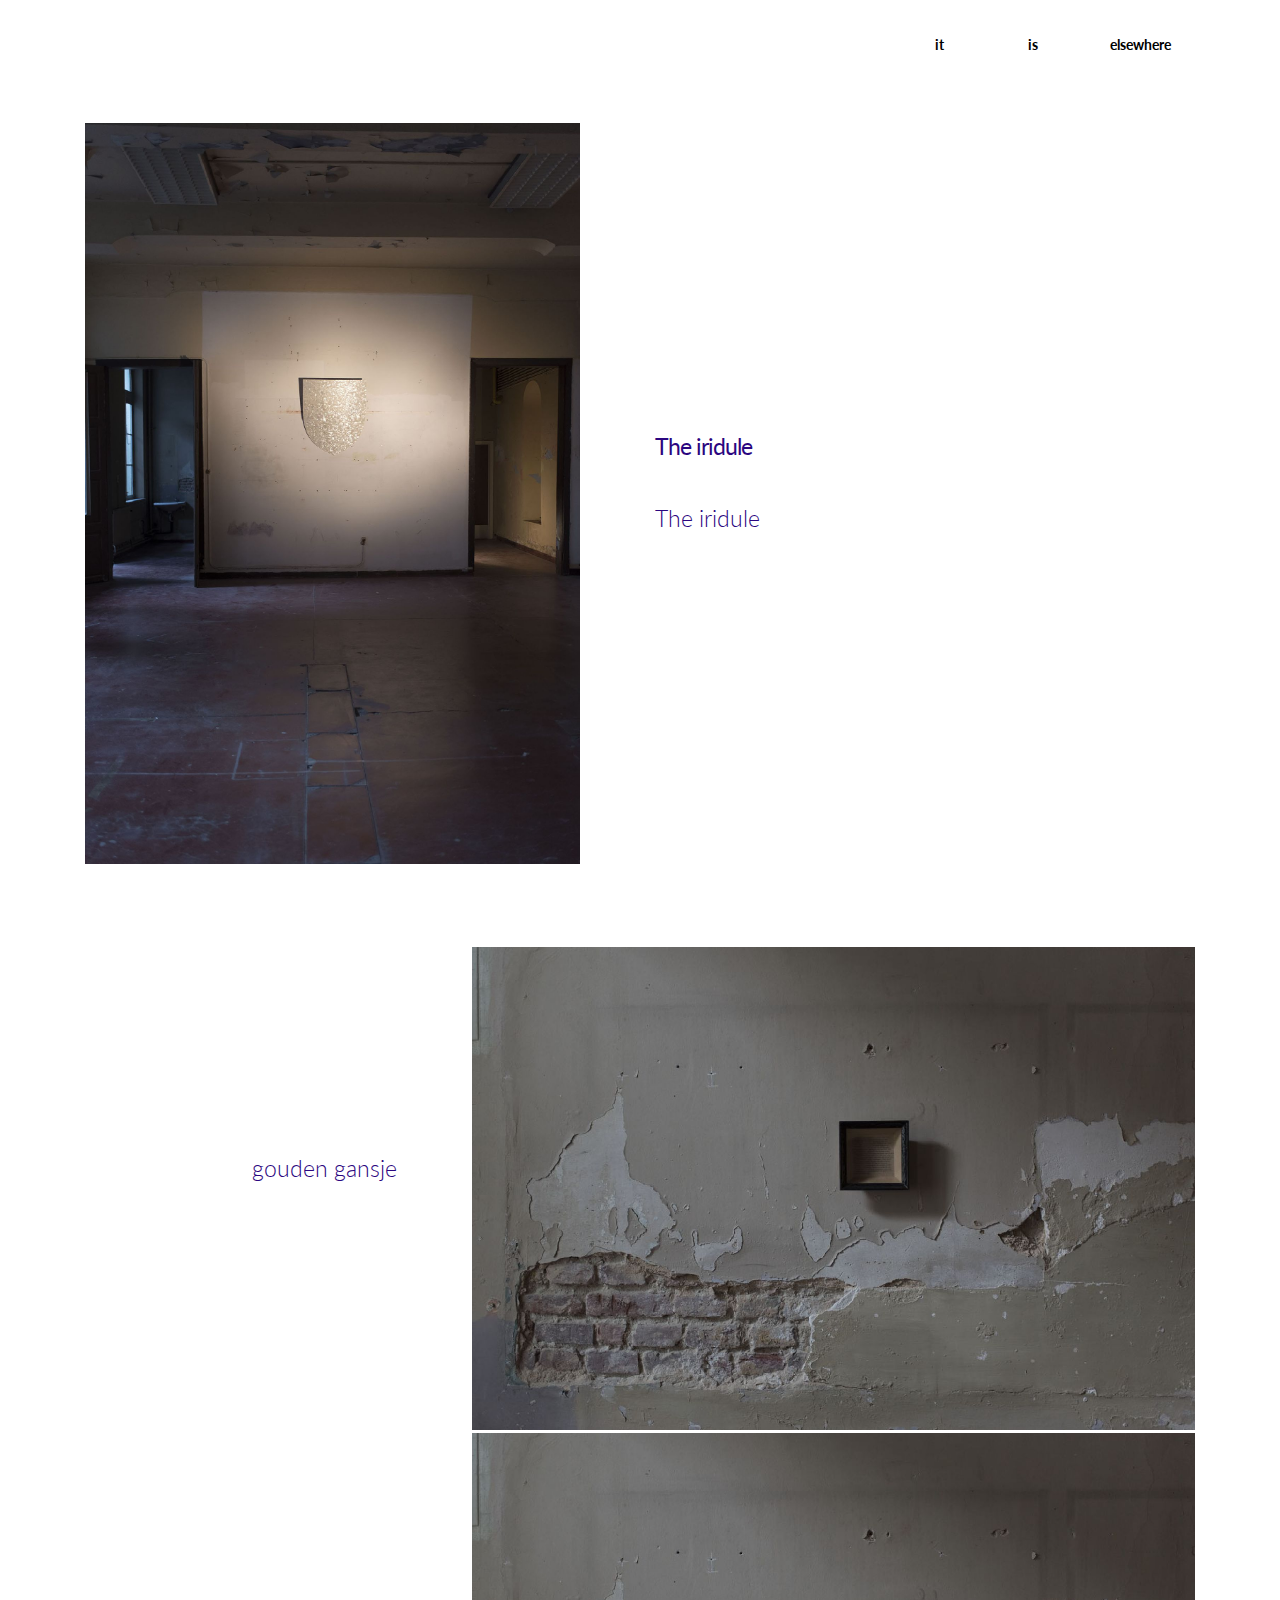
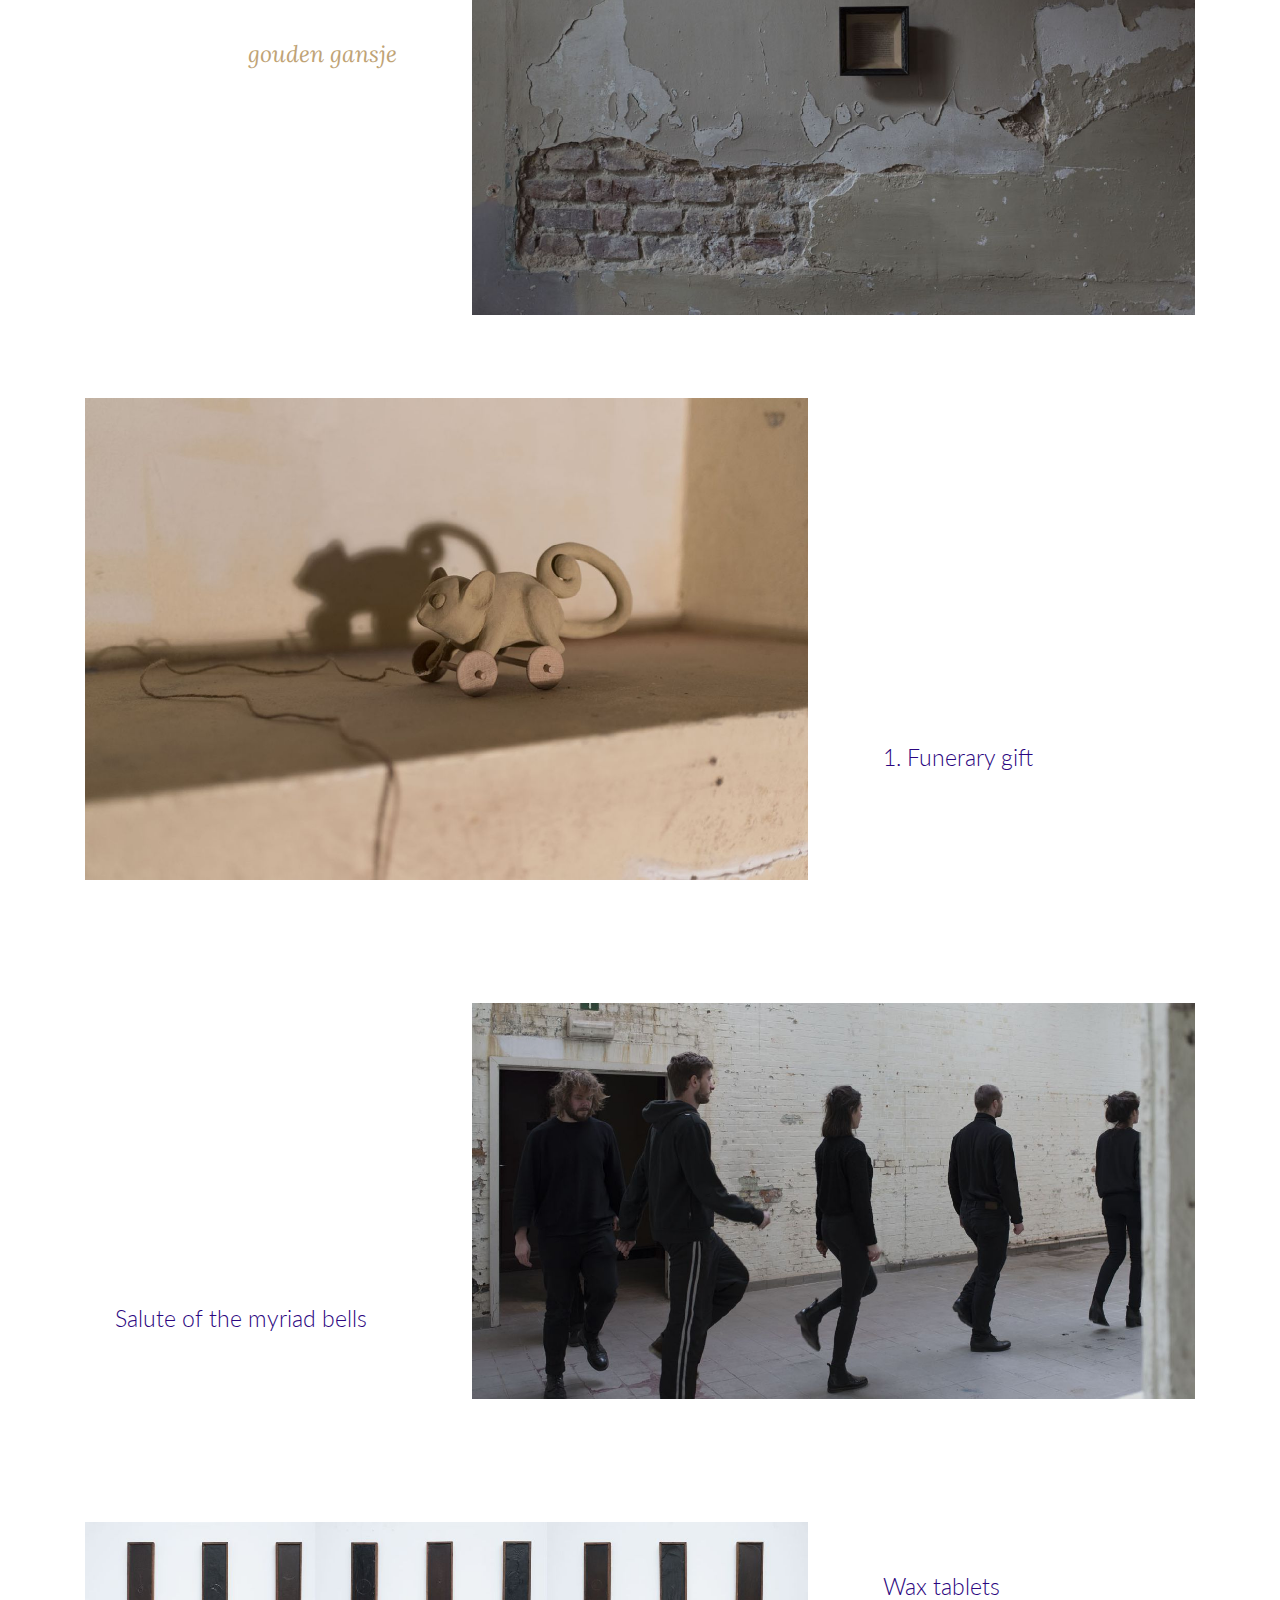
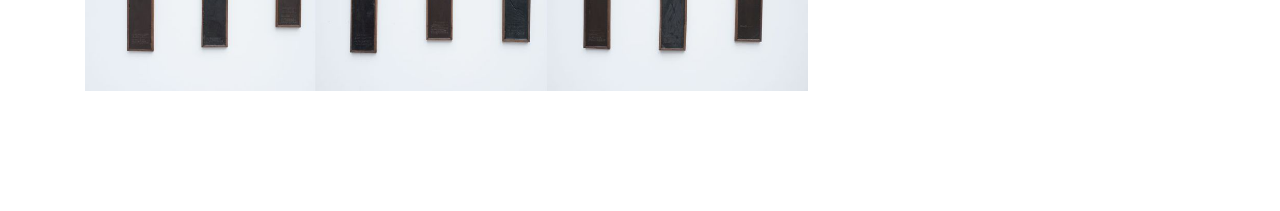
<file: index.html>
<!DOCTYPE html>
<html>
<head>
  <!-- Site made with Mobirise Website Builder v3.12.1, https://mobirise.com -->
  <meta charset="UTF-8">
  <meta http-equiv="X-UA-Compatible" content="IE=edge">
  <meta name="generator" content="Mobirise v3.12.1, mobirise.com">
  <meta name="viewport" content="width=device-width, initial-scale=1">
  <link rel="shortcut icon" href="assets/images/logo.png" type="image/x-icon">
  <meta name="description" content="">
  
  <link rel="stylesheet" href="https://fonts.googleapis.com/css?family=Lora:400,700,400italic,700italic&amp;subset=latin">
  <link rel="stylesheet" href="https://fonts.googleapis.com/css?family=Montserrat:400,700">
  <link rel="stylesheet" href="https://fonts.googleapis.com/css?family=Raleway:100,100i,200,200i,300,300i,400,400i,500,500i,600,600i,700,700i,800,800i,900,900i">
  <link rel="stylesheet" href="assets/bootstrap-material-design-font/css/material.css">
  <link rel="stylesheet" href="assets/tether/tether.min.css">
  <link rel="stylesheet" href="assets/bootstrap/css/bootstrap.min.css">
  <link rel="stylesheet" href="assets/dropdown/css/style.css">
  <link rel="stylesheet" href="assets/theme/css/style.css">
  <link rel="stylesheet" href="assets/mobirise/css/mbr-additional.css" type="text/css">
  
  
  
</head>
<body>
<section id="menu-9">

    <nav class="navbar navbar-dropdown bg-color transparent">
        <div class="container">

            <div class="mbr-table">
                
                <div class="mbr-table-cell">

                    <button class="navbar-toggler pull-xs-right hidden-md-up" type="button" data-toggle="collapse" data-target="#exCollapsingNavbar">
                        <div class="hamburger-icon"></div>
                    </button>

                    <ul class="nav-dropdown collapse pull-xs-right nav navbar-nav navbar-toggleable-sm" id="exCollapsingNavbar"><li class="nav-item dropdown"><a class="nav-link link" href="index" aria-expanded="false"><p>it</p></a></li><li class="nav-item"><a class="nav-link link" href="https://mobirise.com/" aria-expanded="false"><p>&nbsp;&nbsp;&nbsp;&nbsp;&nbsp;&nbsp;&nbsp;&nbsp;&nbsp;&nbsp;&nbsp;&nbsp;is</p></a></li><li class="nav-item"><a class="nav-link link" href="https://mobirise.com/" aria-expanded="false"><p>&nbsp;&nbsp;&nbsp;&nbsp;&nbsp;&nbsp;&nbsp;&nbsp;elsewhere</p></a></li></ul>
                    <button hidden="" class="navbar-toggler navbar-close" type="button" data-toggle="collapse" data-target="#exCollapsingNavbar">
                        <div class="close-icon"></div>
                    </button>

                </div>
            </div>

        </div>
    </nav>

</section>

<section class="engine"><a rel="external" href="https://mobirise.com">Mobirise Website Builder</a></section><section class="mbr-section mbr-after-navbar" id="msg-box5-0" style="background-color: rgb(255, 255, 255); padding-top: 120px; padding-bottom: 0px;">

    
    <div class="container">
        <div class="row">
            <div class="mbr-table-md-up">

              <div class="mbr-table-cell mbr-right-padding-md-up mbr-valign-top col-md-7 image-size" style="width: 50%;">
                  <div class="mbr-figure"><a href="the iridule"><img src="assets/images/1-1400x2097.jpg"></a></div>
              </div>

              


              <div class="mbr-table-cell col-md-5 text-xs-center text-md-left content-size">
                  <h3 class="mbr-section-title display-2"><span style="font-weight: normal;">The iridule</span></h3>
                  <div class="lead">

                    <p></p><p><span style="line-height: 1.5;">The iridule</span></p><p></p>

                  </div>

                  
              </div>


              

            </div>
        </div>
    </div>

</section>

<section class="mbr-section" id="msg-box5-l" style="background-color: rgb(255, 255, 255); padding-top: 80px; padding-bottom: 0px;">

    
    <div class="container">
        <div class="row">
            <div class="mbr-table-md-up">

              

              <div class="mbr-table-cell col-md-5 text-xs-center text-md-right content-size">
                  
                  <div class="lead">

                    <p>gouden gansje</p>

                  </div>

                  
              </div>


              


              <div class="mbr-table-cell mbr-left-padding-md-up mbr-valign-top col-md-7 image-size" style="width: 70%;">
                  <div class="mbr-figure"><img src="assets/images/3-1400x934.jpg"></div>
              </div>

            </div>
        </div>
    </div>

</section>

<section class="mbr-section" id="msg-box5-p" style="background-color: rgb(255, 255, 255); padding-top: 0px; padding-bottom: 0px;">

    
    <div class="container">
        <div class="row">
            <div class="mbr-table-md-up">

              

              <div class="mbr-table-cell col-md-5 text-xs-center text-md-right content-size">
                  
                  <div class="lead">

                    <p><a href="chamber 1">gouden gansje</a></p>

                  </div>

                  
              </div>


              


              <div class="mbr-table-cell mbr-left-padding-md-up mbr-valign-top col-md-7 image-size" style="width: 70%;">
                  <div class="mbr-figure"><img src="assets/images/3-1400x934.jpg"></div>
              </div>

            </div>
        </div>
    </div>

</section>

<section class="mbr-section" id="msg-box5-i" style="background-color: rgb(255, 255, 255); padding-top: 80px; padding-bottom: 0px;">

    
    <div class="container">
        <div class="row">
            <div class="mbr-table-md-up">

              <div class="mbr-table-cell mbr-right-padding-md-up mbr-valign-top col-md-7 image-size" style="width: 70%;">
                  <div class="mbr-figure"><a href="chamber 2"><img src="assets/images/7-1400x933.jpg"></a></div>
              </div>

              


              <div class="mbr-table-cell col-md-5 text-xs-center text-md-left content-size">
                  
                  <div class="lead">

                    <p><span style="line-height: 1.5;"><br></span><br><span style="line-height: 1.5;"><br></span><br><span style="line-height: 1.5;"><br></span><br><span style="line-height: 1.5;"><br></span><br><span style="line-height: 1.5;">1. Funerary gift</span><br></p>

                  </div>

                  
              </div>


              

            </div>
        </div>
    </div>

</section>

<section class="mbr-section" id="msg-box5-j" style="background-color: rgb(255, 255, 255); padding-top: 120px; padding-bottom: 0px;">

    
    <div class="container">
        <div class="row">
            <div class="mbr-table-md-up">

              

              <div class="mbr-table-cell col-md-5 text-xs-center text-md-right content-size">
                  
                  <div class="lead">

                    <p><br><br><br><br><br><br><br><br>Salute of the myriad bells</p>

                  </div>

                  
              </div>


              


              <div class="mbr-table-cell mbr-left-padding-md-up mbr-valign-top col-md-7 image-size" style="width: 70%;">
                  <div class="mbr-figure"><a href="performance"><img src="assets/images/8-1400x766.jpg"></a></div>
              </div>

            </div>
        </div>
    </div>

</section>

<section class="mbr-section" id="msg-box5-k" style="background-color: rgb(255, 255, 255); padding-top: 120px; padding-bottom: 120px;">

    
    <div class="container">
        <div class="row">
            <div class="mbr-table-md-up">

              <div class="mbr-table-cell mbr-right-padding-md-up mbr-valign-top col-md-7 image-size" style="width: 70%;">
                  <div class="mbr-figure"><a href="wax tablets"><img src="assets/images/drie-op-rij-1400x329.jpg"></a></div>
              </div>

              


              <div class="mbr-table-cell col-md-5 text-xs-center text-md-left content-size">
                  
                  <div class="lead">

                    <p>Wax tablets</p>

                  </div>

                  
              </div>


              

            </div>
        </div>
    </div>

</section>


  <script src="assets/web/assets/jquery/jquery.min.js"></script>
  <script src="assets/tether/tether.min.js"></script>
  <script src="assets/bootstrap/js/bootstrap.min.js"></script>
  <script src="assets/smooth-scroll/smooth-scroll.js"></script>
  <script src="assets/dropdown/js/script.min.js"></script>
  <script src="assets/touch-swipe/jquery.touch-swipe.min.js"></script>
  <script src="assets/theme/js/script.js"></script>
  
  
</body>
</html>
</file>
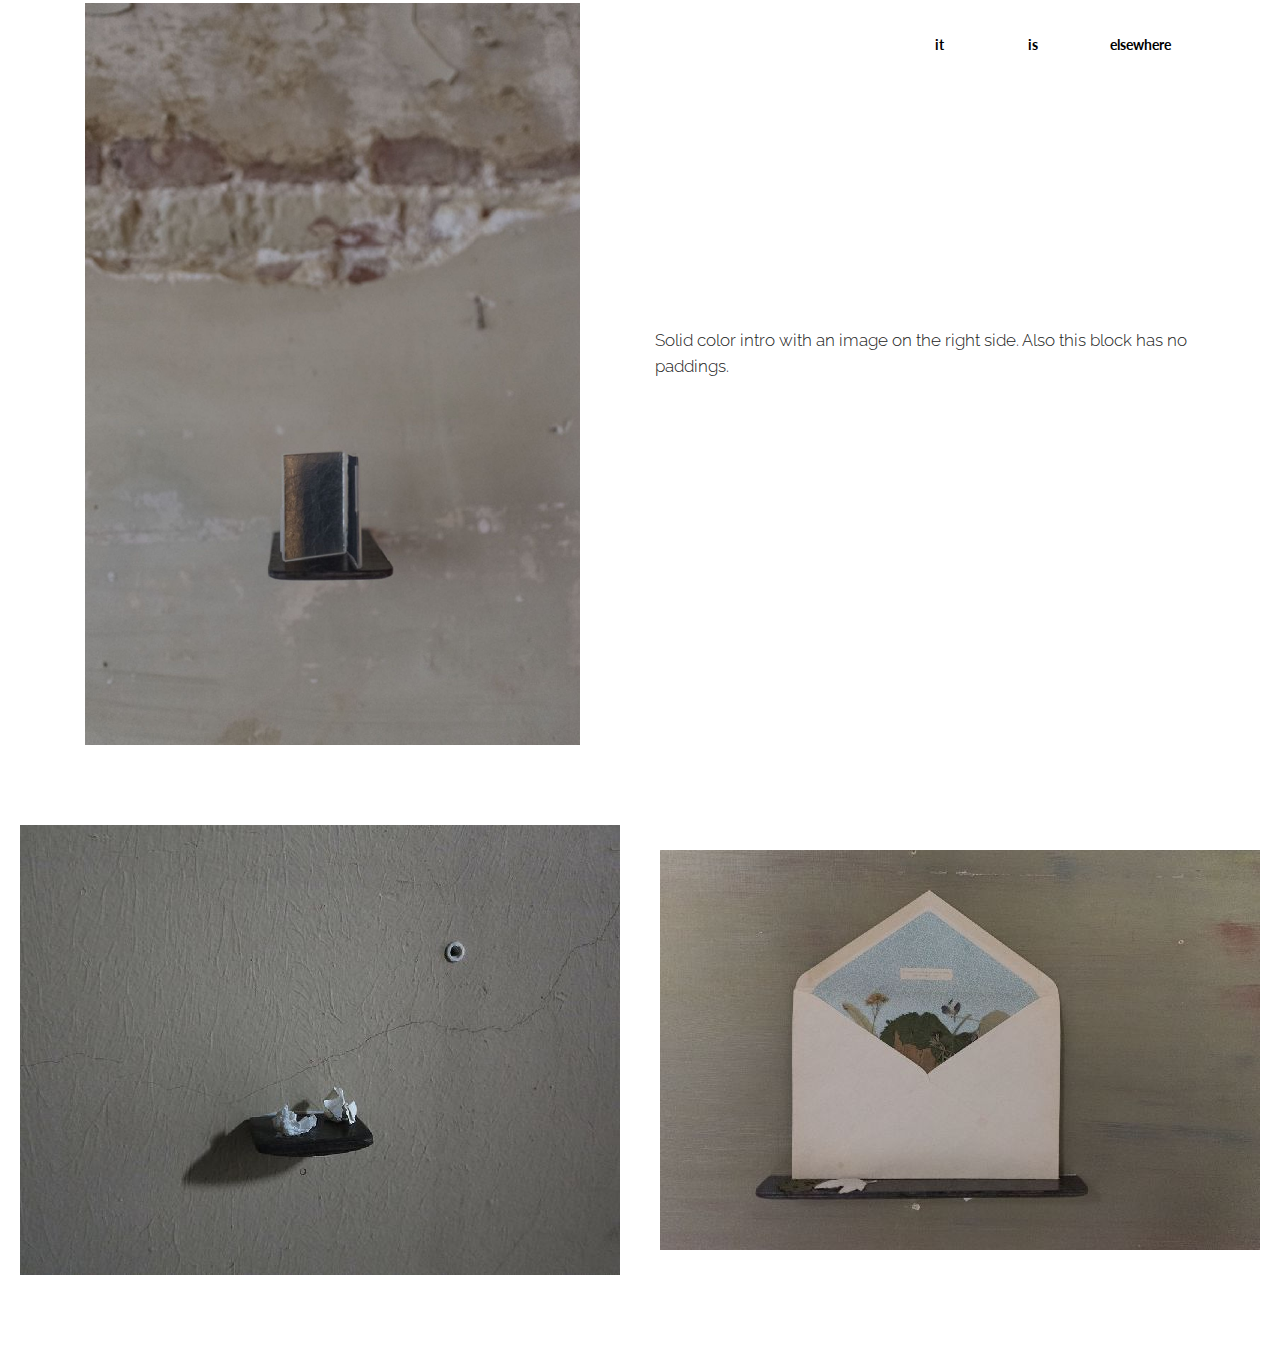
<file: chamber 1.html>
<!DOCTYPE html>
<html>
<head>
  <!-- Site made with Mobirise Website Builder v3.12.1, https://mobirise.com -->
  <meta charset="UTF-8">
  <meta http-equiv="X-UA-Compatible" content="IE=edge">
  <meta name="generator" content="Mobirise v3.12.1, mobirise.com">
  <meta name="viewport" content="width=device-width, initial-scale=1">
  <link rel="shortcut icon" href="assets/images/logo.png" type="image/x-icon">
  <meta name="description" content="Web Site Maker Description">
  <title>Web Site Maker Title</title>
  <link rel="stylesheet" href="https://fonts.googleapis.com/css?family=Lora:400,700,400italic,700italic&amp;subset=latin">
  <link rel="stylesheet" href="https://fonts.googleapis.com/css?family=Montserrat:400,700">
  <link rel="stylesheet" href="https://fonts.googleapis.com/css?family=Raleway:100,100i,200,200i,300,300i,400,400i,500,500i,600,600i,700,700i,800,800i,900,900i">
  <link rel="stylesheet" href="assets/bootstrap-material-design-font/css/material.css">
  <link rel="stylesheet" href="assets/tether/tether.min.css">
  <link rel="stylesheet" href="assets/bootstrap/css/bootstrap.min.css">
  <link rel="stylesheet" href="assets/dropdown/css/style.css">
  <link rel="stylesheet" href="assets/theme/css/style.css">
  <link rel="stylesheet" href="assets/mobirise/css/mbr-additional.css" type="text/css">
  
  
  
</head>
<body>
<section id="menu-m">

    <nav class="navbar navbar-dropdown bg-color transparent">
        <div class="container">

            <div class="mbr-table">
                
                <div class="mbr-table-cell">

                    <button class="navbar-toggler pull-xs-right hidden-md-up" type="button" data-toggle="collapse" data-target="#exCollapsingNavbar">
                        <div class="hamburger-icon"></div>
                    </button>

                    <ul class="nav-dropdown collapse pull-xs-right nav navbar-nav navbar-toggleable-sm" id="exCollapsingNavbar"><li class="nav-item dropdown"><a class="nav-link link" href="index" aria-expanded="false"><p>it</p></a></li><li class="nav-item"><a class="nav-link link" href="https://mobirise.com/" aria-expanded="false"><p>&nbsp;&nbsp;&nbsp;&nbsp;&nbsp;&nbsp;&nbsp;&nbsp;&nbsp;&nbsp;&nbsp;&nbsp;is</p></a></li><li class="nav-item"><a class="nav-link link" href="https://mobirise.com/" aria-expanded="false"><p>&nbsp;&nbsp;&nbsp;&nbsp;&nbsp;&nbsp;&nbsp;&nbsp;elsewhere</p></a></li></ul>
                    <button hidden="" class="navbar-toggler navbar-close" type="button" data-toggle="collapse" data-target="#exCollapsingNavbar">
                        <div class="close-icon"></div>
                    </button>

                </div>
            </div>

        </div>
    </nav>

</section>

<section class="engine"><a rel="external" href="https://mobirise.com">https://mobirise.com/</a></section><section class="mbr-section mbr-after-navbar" id="msg-box5-r" style="background-color: rgb(255, 255, 255); padding-top: 0px; padding-bottom: 0px;">

    
    <div class="container">
        <div class="row">
            <div class="mbr-table-md-up">

              <div class="mbr-table-cell mbr-right-padding-md-up mbr-valign-top col-md-7 image-size" style="width: 50%;">
                  <div class="mbr-figure"><img src="assets/images/4-1400x2098.jpg"></div>
              </div>

              


              <div class="mbr-table-cell col-md-5 text-xs-center text-md-left content-size">
                  
                  <div class="lead">

                    <p>Solid color intro with an image on the right side. Also this block has no paddings.</p>

                  </div>

                  
              </div>


              

            </div>
        </div>
    </div>

</section>

<section class="mbr-cards mbr-section mbr-section-nopadding" id="features3-y" style="background-color: rgb(255, 255, 255);">

    

    <div class="mbr-cards-row row">
        <div class="mbr-cards-col col-xs-12 col-lg-6" style="padding-top: 80px; padding-bottom: 80px;">
            <div class="container">
              <div class="card cart-block">
                  <div class="card-img"><img src="assets/images/5-600x450.jpg" class="card-img-top"></div>
                  
                </div>
            </div>
        </div>
        <div class="mbr-cards-col col-xs-12 col-lg-6" style="padding-top: 80px; padding-bottom: 80px;">
            <div class="container">
                <div class="card cart-block">
                    <div class="card-img"><img src="assets/images/6-600x400.jpg" class="card-img-top"></div>
                    
                </div>
            </div>
        </div>
        
        
        
        
    </div>
</section>


  <script src="assets/web/assets/jquery/jquery.min.js"></script>
  <script src="assets/tether/tether.min.js"></script>
  <script src="assets/bootstrap/js/bootstrap.min.js"></script>
  <script src="assets/smooth-scroll/smooth-scroll.js"></script>
  <script src="assets/dropdown/js/script.min.js"></script>
  <script src="assets/touch-swipe/jquery.touch-swipe.min.js"></script>
  <script src="assets/theme/js/script.js"></script>
  
  
</body>
</html>
</file>
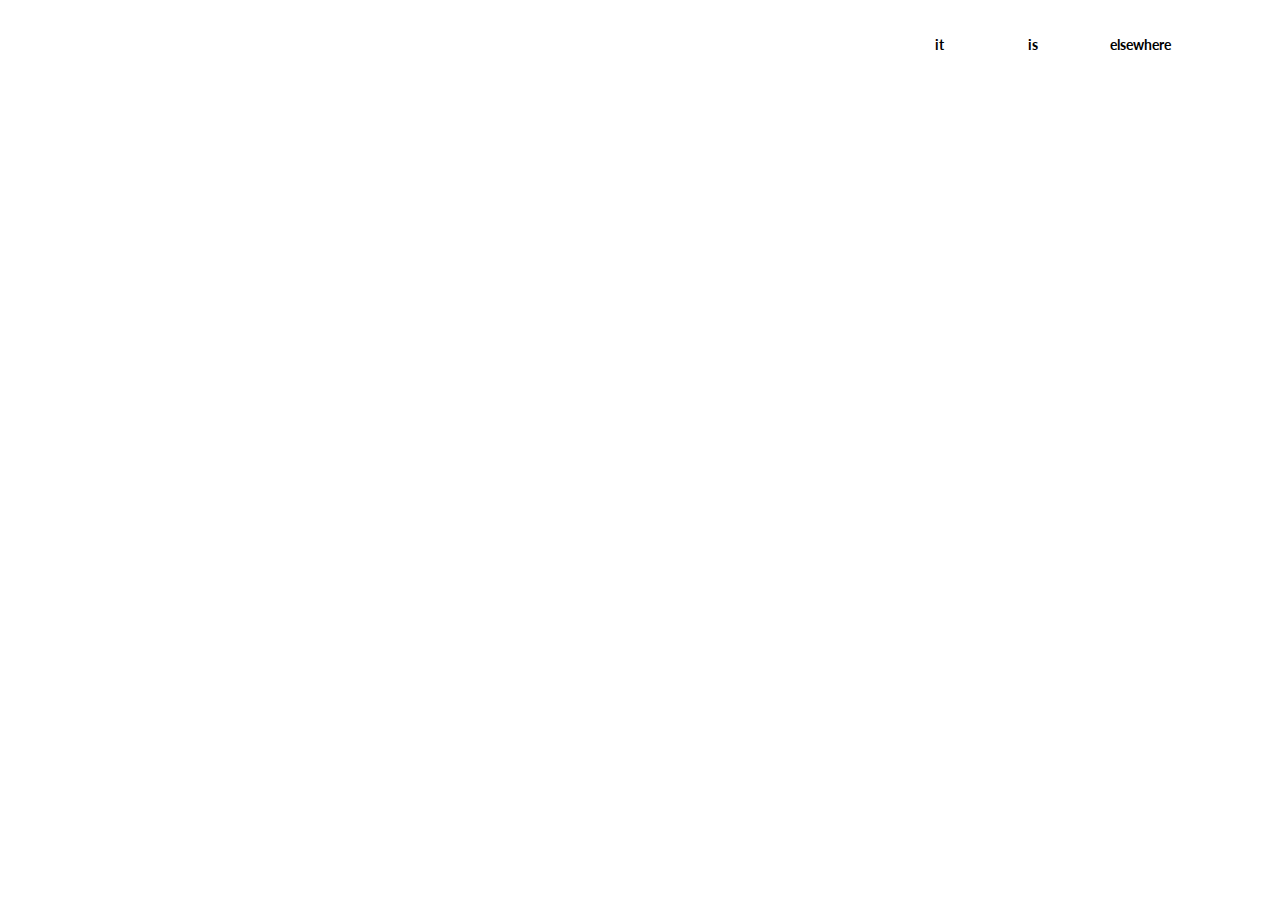
<file: chamber 2.html>
<!DOCTYPE html>
<html>
<head>
  <!-- Site made with Mobirise Website Builder v3.12.1, https://mobirise.com -->
  <meta charset="UTF-8">
  <meta http-equiv="X-UA-Compatible" content="IE=edge">
  <meta name="generator" content="Mobirise v3.12.1, mobirise.com">
  <meta name="viewport" content="width=device-width, initial-scale=1">
  <link rel="shortcut icon" href="assets/images/logo.png" type="image/x-icon">
  <meta name="description" content="Web Site Maker Description">
  <title>Web Site Maker Title</title>
  <link rel="stylesheet" href="https://fonts.googleapis.com/css?family=Lora:400,700,400italic,700italic&amp;subset=latin">
  <link rel="stylesheet" href="https://fonts.googleapis.com/css?family=Montserrat:400,700">
  <link rel="stylesheet" href="https://fonts.googleapis.com/css?family=Raleway:100,100i,200,200i,300,300i,400,400i,500,500i,600,600i,700,700i,800,800i,900,900i">
  <link rel="stylesheet" href="assets/bootstrap-material-design-font/css/material.css">
  <link rel="stylesheet" href="assets/tether/tether.min.css">
  <link rel="stylesheet" href="assets/bootstrap/css/bootstrap.min.css">
  <link rel="stylesheet" href="assets/dropdown/css/style.css">
  <link rel="stylesheet" href="assets/theme/css/style.css">
  <link rel="stylesheet" href="assets/mobirise/css/mbr-additional.css" type="text/css">
  
  
  
</head>
<body>
<section id="menu-n">

    <nav class="navbar navbar-dropdown bg-color transparent">
        <div class="container">

            <div class="mbr-table">
                
                <div class="mbr-table-cell">

                    <button class="navbar-toggler pull-xs-right hidden-md-up" type="button" data-toggle="collapse" data-target="#exCollapsingNavbar">
                        <div class="hamburger-icon"></div>
                    </button>

                    <ul class="nav-dropdown collapse pull-xs-right nav navbar-nav navbar-toggleable-sm" id="exCollapsingNavbar"><li class="nav-item dropdown"><a class="nav-link link" href="index" aria-expanded="false"><p>it</p></a></li><li class="nav-item"><a class="nav-link link" href="https://mobirise.com/" aria-expanded="false"><p>&nbsp;&nbsp;&nbsp;&nbsp;&nbsp;&nbsp;&nbsp;&nbsp;&nbsp;&nbsp;&nbsp;&nbsp;is</p></a></li><li class="nav-item"><a class="nav-link link" href="https://mobirise.com/" aria-expanded="false"><p>&nbsp;&nbsp;&nbsp;&nbsp;&nbsp;&nbsp;&nbsp;&nbsp;elsewhere</p></a></li></ul>
                    <button hidden="" class="navbar-toggler navbar-close" type="button" data-toggle="collapse" data-target="#exCollapsingNavbar">
                        <div class="close-icon"></div>
                    </button>

                </div>
            </div>

        </div>
    </nav>

</section>


  <section class="engine"><a rel="external" href="https://mobirise.com">Mobirise Website Builder</a></section><script src="assets/web/assets/jquery/jquery.min.js"></script>
  <script src="assets/tether/tether.min.js"></script>
  <script src="assets/bootstrap/js/bootstrap.min.js"></script>
  <script src="assets/smooth-scroll/smooth-scroll.js"></script>
  <script src="assets/dropdown/js/script.min.js"></script>
  <script src="assets/touch-swipe/jquery.touch-swipe.min.js"></script>
  <script src="assets/theme/js/script.js"></script>
  
  
</body>
</html>
</file>
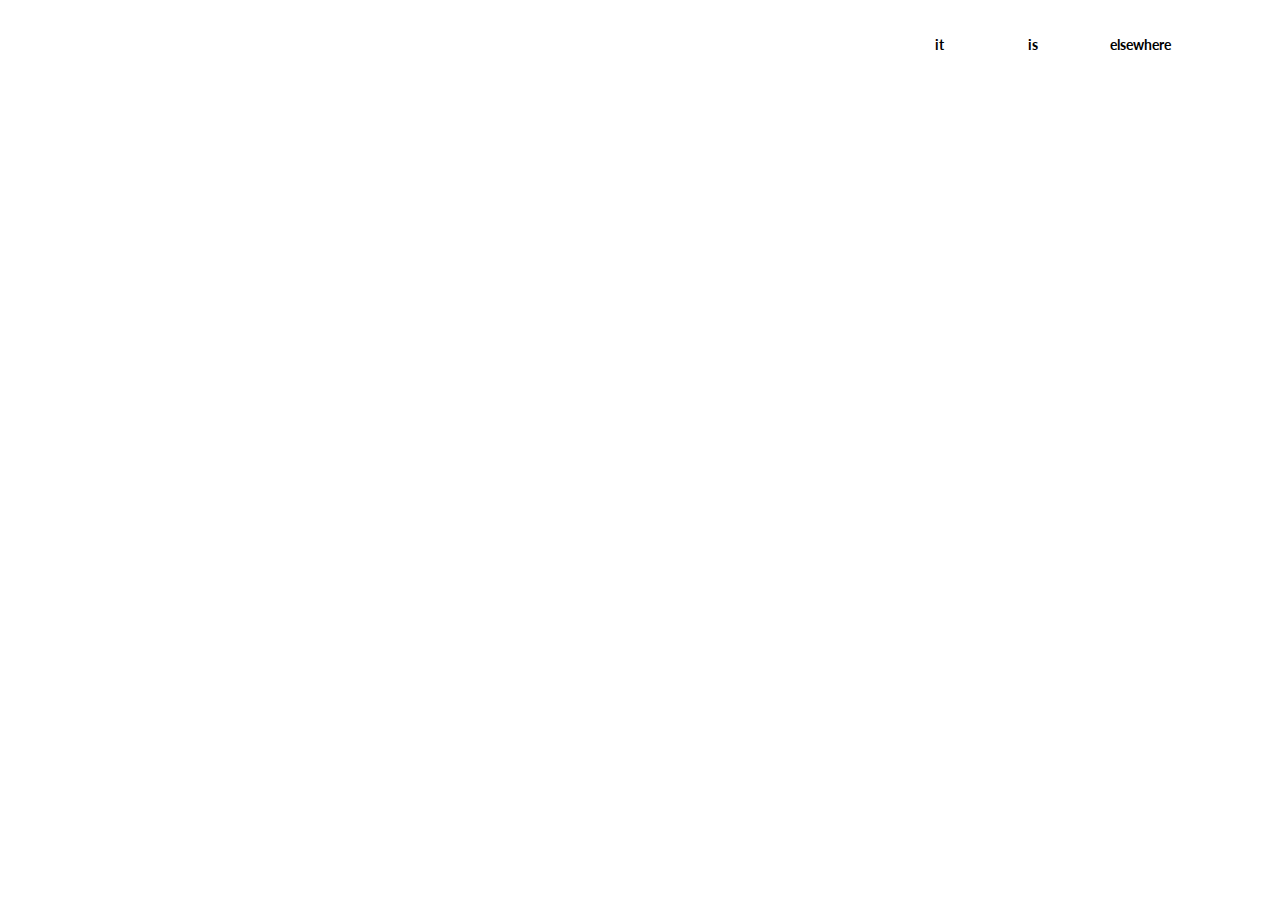
<file: performance.html>
<!DOCTYPE html>
<html>
<head>
  <!-- Site made with Mobirise Website Builder v3.12.1, https://mobirise.com -->
  <meta charset="UTF-8">
  <meta http-equiv="X-UA-Compatible" content="IE=edge">
  <meta name="generator" content="Mobirise v3.12.1, mobirise.com">
  <meta name="viewport" content="width=device-width, initial-scale=1">
  <link rel="shortcut icon" href="assets/images/logo.png" type="image/x-icon">
  <meta name="description" content="Website Maker Description">
  <title>Website Maker Title</title>
  <link rel="stylesheet" href="https://fonts.googleapis.com/css?family=Lora:400,700,400italic,700italic&amp;subset=latin">
  <link rel="stylesheet" href="https://fonts.googleapis.com/css?family=Montserrat:400,700">
  <link rel="stylesheet" href="https://fonts.googleapis.com/css?family=Raleway:100,100i,200,200i,300,300i,400,400i,500,500i,600,600i,700,700i,800,800i,900,900i">
  <link rel="stylesheet" href="assets/bootstrap-material-design-font/css/material.css">
  <link rel="stylesheet" href="assets/tether/tether.min.css">
  <link rel="stylesheet" href="assets/bootstrap/css/bootstrap.min.css">
  <link rel="stylesheet" href="assets/dropdown/css/style.css">
  <link rel="stylesheet" href="assets/theme/css/style.css">
  <link rel="stylesheet" href="assets/mobirise/css/mbr-additional.css" type="text/css">
  
  
  
</head>
<body>
<section id="menu-o">

    <nav class="navbar navbar-dropdown bg-color transparent">
        <div class="container">

            <div class="mbr-table">
                
                <div class="mbr-table-cell">

                    <button class="navbar-toggler pull-xs-right hidden-md-up" type="button" data-toggle="collapse" data-target="#exCollapsingNavbar">
                        <div class="hamburger-icon"></div>
                    </button>

                    <ul class="nav-dropdown collapse pull-xs-right nav navbar-nav navbar-toggleable-sm" id="exCollapsingNavbar"><li class="nav-item dropdown"><a class="nav-link link" href="index" aria-expanded="false"><p>it</p></a></li><li class="nav-item"><a class="nav-link link" href="https://mobirise.com/" aria-expanded="false"><p>&nbsp;&nbsp;&nbsp;&nbsp;&nbsp;&nbsp;&nbsp;&nbsp;&nbsp;&nbsp;&nbsp;&nbsp;is</p></a></li><li class="nav-item"><a class="nav-link link" href="https://mobirise.com/" aria-expanded="false"><p>&nbsp;&nbsp;&nbsp;&nbsp;&nbsp;&nbsp;&nbsp;&nbsp;elsewhere</p></a></li></ul>
                    <button hidden="" class="navbar-toggler navbar-close" type="button" data-toggle="collapse" data-target="#exCollapsingNavbar">
                        <div class="close-icon"></div>
                    </button>

                </div>
            </div>

        </div>
    </nav>

</section>


  <section class="engine"><a rel="external" href="https://mobirise.com">Site Builder</a></section><script src="assets/web/assets/jquery/jquery.min.js"></script>
  <script src="assets/tether/tether.min.js"></script>
  <script src="assets/bootstrap/js/bootstrap.min.js"></script>
  <script src="assets/smooth-scroll/smooth-scroll.js"></script>
  <script src="assets/dropdown/js/script.min.js"></script>
  <script src="assets/touch-swipe/jquery.touch-swipe.min.js"></script>
  <script src="assets/theme/js/script.js"></script>
  
  
</body>
</html>
</file>
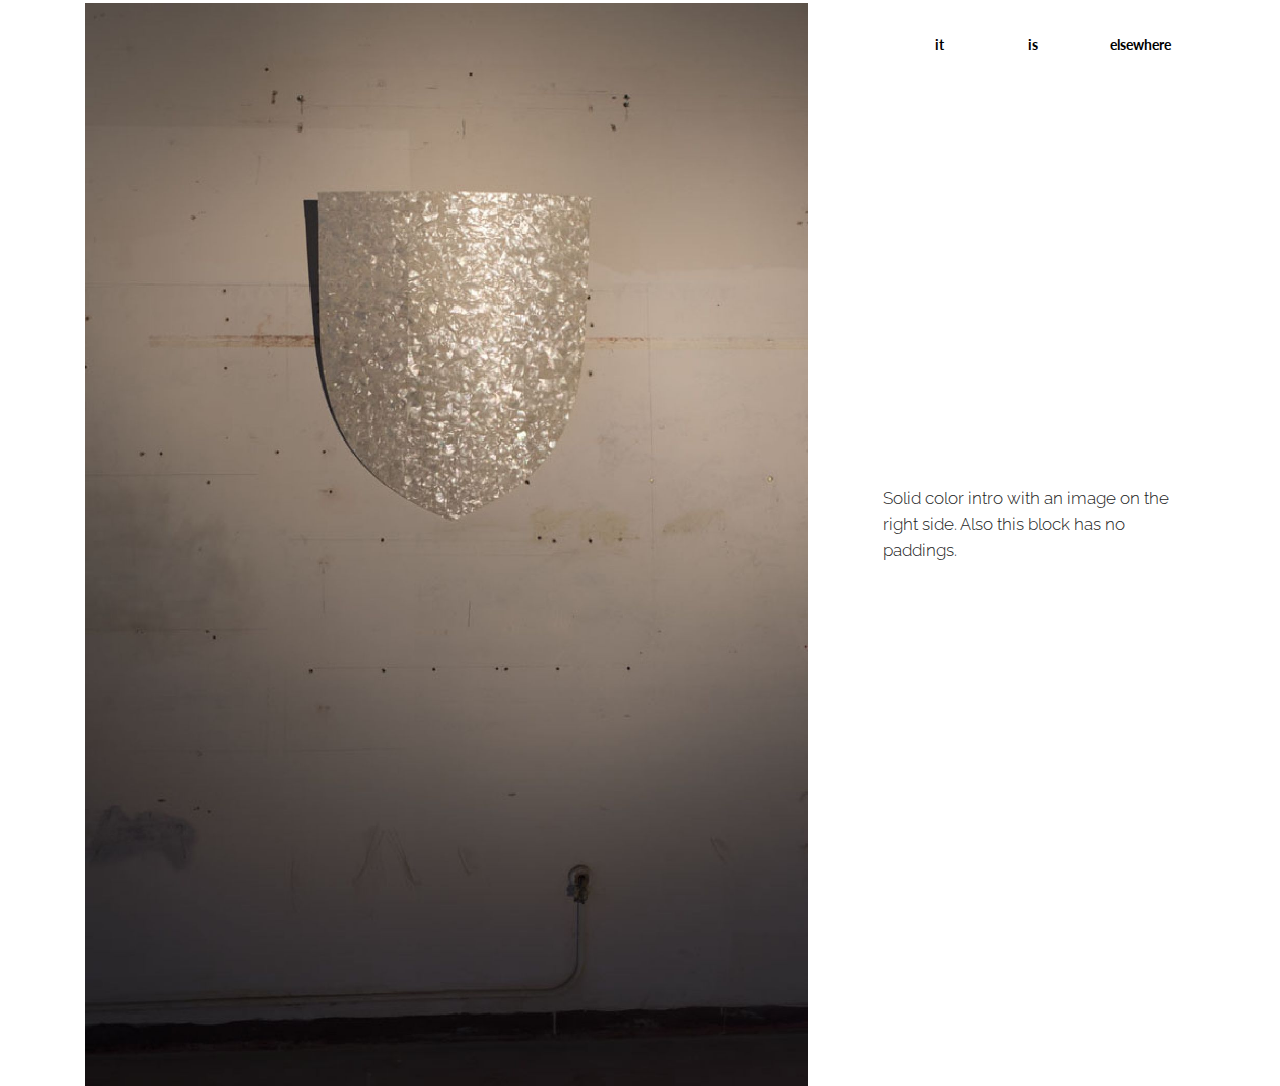
<file: the iridule.html>
<!DOCTYPE html>
<html>
<head>
  <!-- Site made with Mobirise Website Builder v3.12.1, https://mobirise.com -->
  <meta charset="UTF-8">
  <meta http-equiv="X-UA-Compatible" content="IE=edge">
  <meta name="generator" content="Mobirise v3.12.1, mobirise.com">
  <meta name="viewport" content="width=device-width, initial-scale=1">
  <link rel="shortcut icon" href="assets/images/logo.png" type="image/x-icon">
  <meta name="description" content="Website Builder Description">
  <title>Website Builder Title</title>
  <link rel="stylesheet" href="https://fonts.googleapis.com/css?family=Lora:400,700,400italic,700italic&amp;subset=latin">
  <link rel="stylesheet" href="https://fonts.googleapis.com/css?family=Montserrat:400,700">
  <link rel="stylesheet" href="https://fonts.googleapis.com/css?family=Raleway:100,100i,200,200i,300,300i,400,400i,500,500i,600,600i,700,700i,800,800i,900,900i">
  <link rel="stylesheet" href="assets/bootstrap-material-design-font/css/material.css">
  <link rel="stylesheet" href="assets/tether/tether.min.css">
  <link rel="stylesheet" href="assets/bootstrap/css/bootstrap.min.css">
  <link rel="stylesheet" href="assets/dropdown/css/style.css">
  <link rel="stylesheet" href="assets/theme/css/style.css">
  <link rel="stylesheet" href="assets/mobirise/css/mbr-additional.css" type="text/css">
  
  
  
</head>
<body>
<section id="menu-15">

    <nav class="navbar navbar-dropdown bg-color transparent">
        <div class="container">

            <div class="mbr-table">
                
                <div class="mbr-table-cell">

                    <button class="navbar-toggler pull-xs-right hidden-md-up" type="button" data-toggle="collapse" data-target="#exCollapsingNavbar">
                        <div class="hamburger-icon"></div>
                    </button>

                    <ul class="nav-dropdown collapse pull-xs-right nav navbar-nav navbar-toggleable-sm" id="exCollapsingNavbar"><li class="nav-item dropdown"><a class="nav-link link" href="index" aria-expanded="false"><p>it</p></a></li><li class="nav-item"><a class="nav-link link" href="https://mobirise.com/" aria-expanded="false"><p>&nbsp;&nbsp;&nbsp;&nbsp;&nbsp;&nbsp;&nbsp;&nbsp;&nbsp;&nbsp;&nbsp;&nbsp;is</p></a></li><li class="nav-item"><a class="nav-link link" href="https://mobirise.com/" aria-expanded="false"><p>&nbsp;&nbsp;&nbsp;&nbsp;&nbsp;&nbsp;&nbsp;&nbsp;elsewhere</p></a></li></ul>
                    <button hidden="" class="navbar-toggler navbar-close" type="button" data-toggle="collapse" data-target="#exCollapsingNavbar">
                        <div class="close-icon"></div>
                    </button>

                </div>
            </div>

        </div>
    </nav>

</section>

<section class="engine"><a rel="external" href="https://mobirise.com">https://mobirise.com/</a></section><section class="mbr-section mbr-after-navbar" id="msg-box5-16" style="background-color: rgb(255, 255, 255); padding-top: 0px; padding-bottom: 0px;">

    
    <div class="container">
        <div class="row">
            <div class="mbr-table-md-up">

              <div class="mbr-table-cell mbr-right-padding-md-up mbr-valign-top col-md-7 image-size" style="width: 70%;">
                  <div class="mbr-figure"><img src="assets/images/2-1400x2098.jpg"></div>
              </div>

              


              <div class="mbr-table-cell col-md-5 text-xs-center text-md-left content-size">
                  
                  <div class="lead">

                    <p>Solid color intro with an image on the right side. Also this block has no paddings.</p>

                  </div>

                  
              </div>


              

            </div>
        </div>
    </div>

</section>


  <script src="assets/web/assets/jquery/jquery.min.js"></script>
  <script src="assets/tether/tether.min.js"></script>
  <script src="assets/bootstrap/js/bootstrap.min.js"></script>
  <script src="assets/smooth-scroll/smooth-scroll.js"></script>
  <script src="assets/dropdown/js/script.min.js"></script>
  <script src="assets/touch-swipe/jquery.touch-swipe.min.js"></script>
  <script src="assets/theme/js/script.js"></script>
  
  
</body>
</html>
</file>
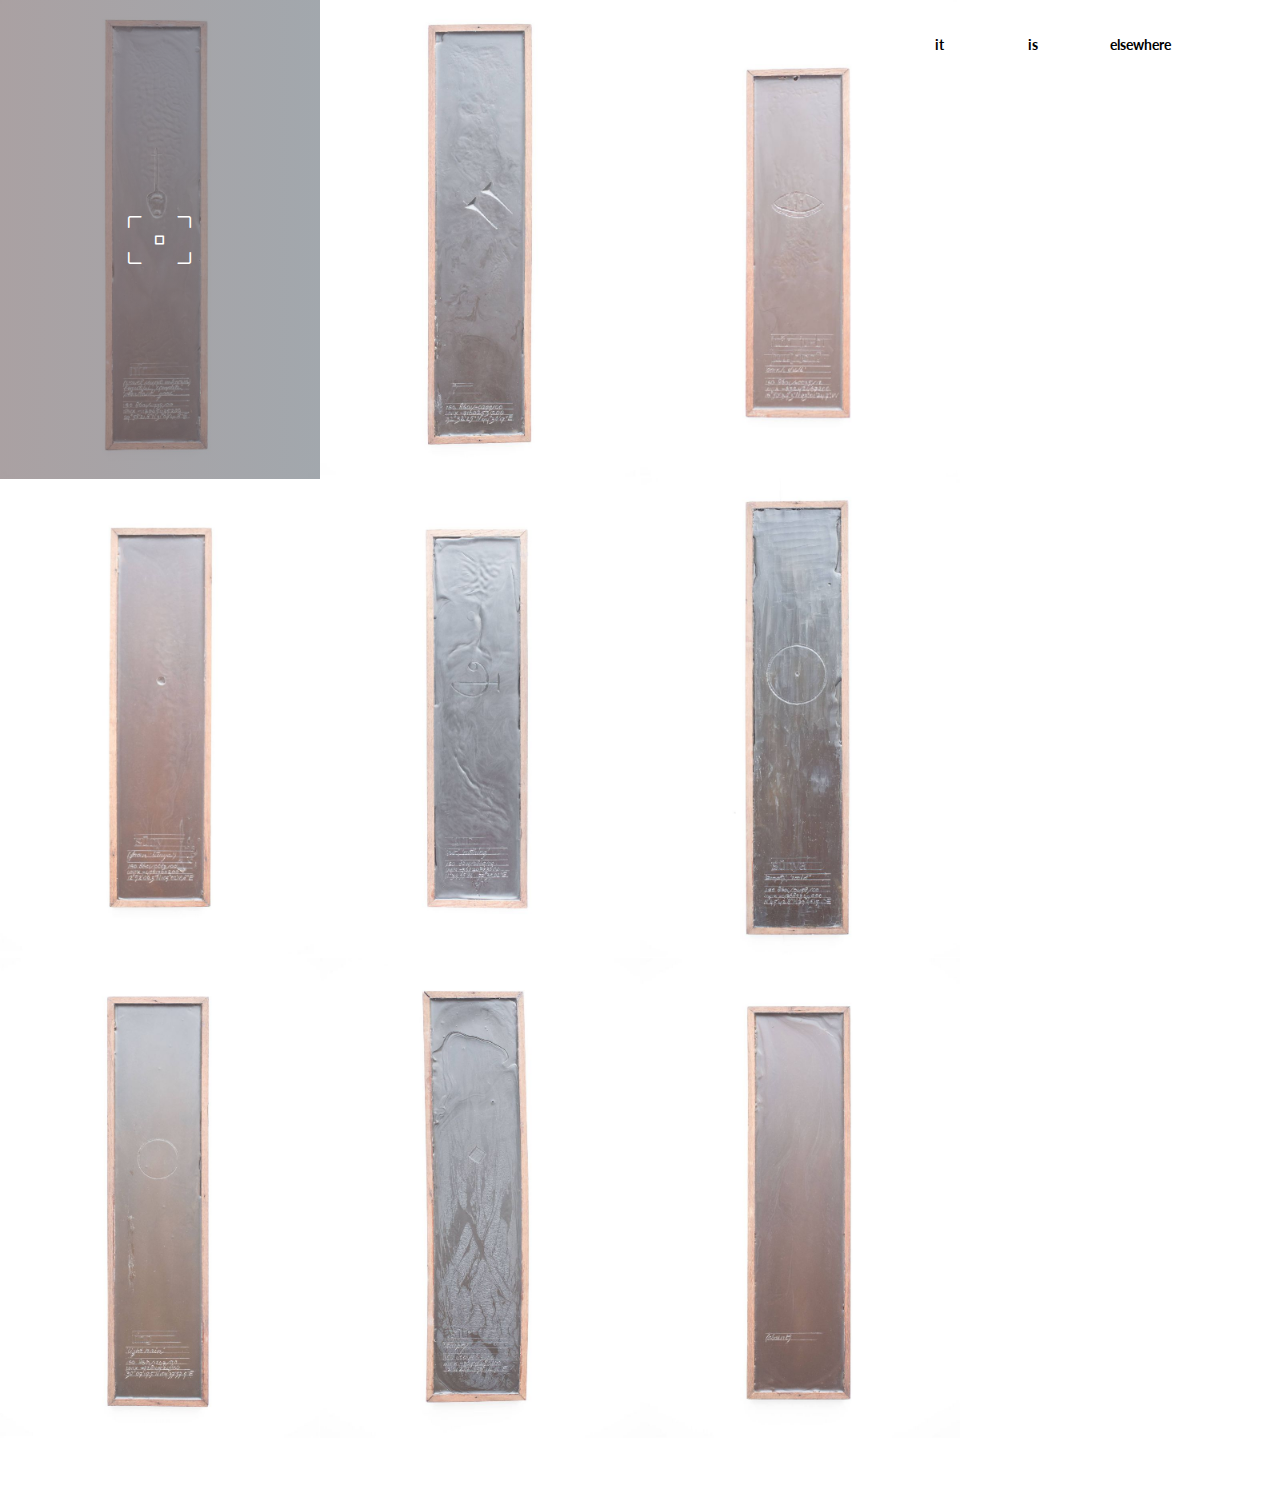
<file: wax tablets.html>
<!DOCTYPE html>
<html>
<head>
  <!-- Site made with Mobirise Website Builder v3.12.1, https://mobirise.com -->
  <meta charset="UTF-8">
  <meta http-equiv="X-UA-Compatible" content="IE=edge">
  <meta name="generator" content="Mobirise v3.12.1, mobirise.com">
  <meta name="viewport" content="width=device-width, initial-scale=1">
  <link rel="shortcut icon" href="assets/images/logo.png" type="image/x-icon">
  <meta name="description" content="Website Generator Description">
  <title>Website Generator Title</title>
  <link rel="stylesheet" href="https://fonts.googleapis.com/css?family=Lora:400,700,400italic,700italic&amp;subset=latin">
  <link rel="stylesheet" href="https://fonts.googleapis.com/css?family=Montserrat:400,700">
  <link rel="stylesheet" href="https://fonts.googleapis.com/css?family=Raleway:100,100i,200,200i,300,300i,400,400i,500,500i,600,600i,700,700i,800,800i,900,900i">
  <link rel="stylesheet" href="assets/bootstrap-material-design-font/css/material.css">
  <link rel="stylesheet" href="assets/et-line-font-plugin/style.css">
  <link rel="stylesheet" href="assets/tether/tether.min.css">
  <link rel="stylesheet" href="assets/bootstrap/css/bootstrap.min.css">
  <link rel="stylesheet" href="assets/dropdown/css/style.css">
  <link rel="stylesheet" href="assets/theme/css/style.css">
  <link rel="stylesheet" href="assets/mobirise-gallery/style.css">
  <link rel="stylesheet" href="assets/mobirise/css/mbr-additional.css" type="text/css">
  
  
  
</head>
<body>
<section id="menu-z">

    <nav class="navbar navbar-dropdown bg-color transparent">
        <div class="container">

            <div class="mbr-table">
                
                <div class="mbr-table-cell">

                    <button class="navbar-toggler pull-xs-right hidden-md-up" type="button" data-toggle="collapse" data-target="#exCollapsingNavbar">
                        <div class="hamburger-icon"></div>
                    </button>

                    <ul class="nav-dropdown collapse pull-xs-right nav navbar-nav navbar-toggleable-sm" id="exCollapsingNavbar"><li class="nav-item dropdown"><a class="nav-link link" href="index" aria-expanded="false"><p>it</p></a></li><li class="nav-item"><a class="nav-link link" href="https://mobirise.com/" aria-expanded="false"><p>&nbsp;&nbsp;&nbsp;&nbsp;&nbsp;&nbsp;&nbsp;&nbsp;&nbsp;&nbsp;&nbsp;&nbsp;is</p></a></li><li class="nav-item"><a class="nav-link link" href="https://mobirise.com/" aria-expanded="false"><p>&nbsp;&nbsp;&nbsp;&nbsp;&nbsp;&nbsp;&nbsp;&nbsp;elsewhere</p></a></li></ul>
                    <button hidden="" class="navbar-toggler navbar-close" type="button" data-toggle="collapse" data-target="#exCollapsingNavbar">
                        <div class="close-icon"></div>
                    </button>

                </div>
            </div>

        </div>
    </nav>

</section>

<section class="engine"><a rel="external" href="https://mobirise.com">Website Builder</a></section><section class="mbr-gallery mbr-section mbr-section-nopadding mbr-slider-carousel mbr-after-navbar" id="gallery1-10" data-filter="false" style="background-color: rgb(255, 255, 255); padding-top: 0rem; padding-bottom: 0rem;">
    <!-- Filter -->
    

    <!-- Gallery -->
    <div class="mbr-gallery-row">
        <div class=" mbr-gallery-layout-default">
            <div>
                <div>
                    <div class="mbr-gallery-item mbr-gallery-item__mobirise3 mbr-gallery-item--p0" data-tags="Awesome" data-video-url="false">
                        <div href="#lb-gallery1-10" data-slide-to="0" data-toggle="modal">
                            
                            

                            <img alt="" src="assets/images/wax-2000x2996-800x1198.jpg">
                            
                            <span class="icon-focus"></span>
                            
                        </div>
                    </div><div class="mbr-gallery-item mbr-gallery-item__mobirise3 mbr-gallery-item--p0" data-tags="Responsive" data-video-url="false">
                        <div href="#lb-gallery1-10" data-slide-to="1" data-toggle="modal">
                            
                            

                            <img alt="" src="assets/images/wax-1-2000x2996-800x1198.jpg">
                            
                            <span class="icon-focus"></span>
                            
                        </div>
                    </div><div class="mbr-gallery-item mbr-gallery-item__mobirise3 mbr-gallery-item--p0" data-tags="Creative" data-video-url="false">
                        <div href="#lb-gallery1-10" data-slide-to="2" data-toggle="modal">
                            
                            

                            <img alt="" src="assets/images/wax-2000x2994-800x1197.jpg">
                            
                            <span class="icon-focus"></span>
                            
                        </div>
                    </div><div class="mbr-gallery-item mbr-gallery-item__mobirise3 mbr-gallery-item--p0" data-tags="Animated" data-video-url="false">
                        <div href="#lb-gallery1-10" data-slide-to="3" data-toggle="modal">
                            
                            

                            <img alt="" src="assets/images/wax-wit-2000x2996-800x1198.jpg">
                            
                            <span class="icon-focus"></span>
                            
                        </div>
                    </div><div class="mbr-gallery-item mbr-gallery-item__mobirise3 mbr-gallery-item--p0" data-tags="Awesome" data-video-url="false">
                        <div href="#lb-gallery1-10" data-slide-to="4" data-toggle="modal">
                            
                            

                            <img alt="" src="assets/images/wax-2-2000x2996-800x1198.jpg">
                            
                            <span class="icon-focus"></span>
                            
                        </div>
                    </div><div class="mbr-gallery-item mbr-gallery-item__mobirise3 mbr-gallery-item--p0" data-tags="Beautiful" data-video-url="false">
                        <div href="#lb-gallery1-10" data-slide-to="5" data-toggle="modal">
                            
                            

                            <img alt="" src="assets/images/wax-3-2000x2996-800x1198.jpg">
                            
                            <span class="icon-focus"></span>
                            
                        </div>
                    </div><div class="mbr-gallery-item mbr-gallery-item__mobirise3 mbr-gallery-item--p0" data-tags="Responsive" data-video-url="false">
                        <div href="#lb-gallery1-10" data-slide-to="6" data-toggle="modal">
                            
                            

                            <img alt="" src="assets/images/wax-4-2000x2996-800x1198.jpg">
                            
                            <span class="icon-focus"></span>
                            
                        </div>
                    </div><div class="mbr-gallery-item mbr-gallery-item__mobirise3 mbr-gallery-item--p0" data-tags="Animated" data-video-url="false">
                        <div href="#lb-gallery1-10" data-slide-to="7" data-toggle="modal">
                            
                            

                            <img alt="" src="assets/images/wax-wit-2000x2996-800x1198.jpg">
                            
                            <span class="icon-focus"></span>
                            
                        </div>
                    </div>
                </div>
            </div>
            <div class="clearfix"></div>
        </div>
    </div>

    <!-- Lightbox -->
    <div data-app-prevent-settings="" class="mbr-slider modal fade carousel slide" tabindex="-1" data-keyboard="true" data-interval="false" id="lb-gallery1-10">
        <div class="modal-dialog">
            <div class="modal-content">
                <div class="modal-body">
                    <ol class="carousel-indicators">
                        <li data-app-prevent-settings="" data-target="#lb-gallery1-10" data-slide-to="0"></li><li data-app-prevent-settings="" data-target="#lb-gallery1-10" data-slide-to="1"></li><li data-app-prevent-settings="" data-target="#lb-gallery1-10" data-slide-to="2"></li><li data-app-prevent-settings="" data-target="#lb-gallery1-10" data-slide-to="3"></li><li data-app-prevent-settings="" data-target="#lb-gallery1-10" data-slide-to="4"></li><li data-app-prevent-settings="" data-target="#lb-gallery1-10" data-slide-to="5"></li><li data-app-prevent-settings="" data-target="#lb-gallery1-10" data-slide-to="6"></li><li data-app-prevent-settings="" data-target="#lb-gallery1-10" class=" active" data-slide-to="7"></li>
                    </ol>
                    <div class="carousel-inner">
                        <div class="carousel-item">
                            <img alt="" src="assets/images/wax-2000x2996.jpg">
                        </div><div class="carousel-item">
                            <img alt="" src="assets/images/wax-1-2000x2996.jpg">
                        </div><div class="carousel-item">
                            <img alt="" src="assets/images/wax-2000x2994.jpg">
                        </div><div class="carousel-item">
                            <img alt="" src="assets/images/wax-wit-2000x2996.jpg">
                        </div><div class="carousel-item">
                            <img alt="" src="assets/images/wax-2-2000x2996.jpg">
                        </div><div class="carousel-item">
                            <img alt="" src="assets/images/wax-3-2000x2996.jpg">
                        </div><div class="carousel-item">
                            <img alt="" src="assets/images/wax-4-2000x2996.jpg">
                        </div><div class="carousel-item active">
                            <img alt="" src="assets/images/wax-wit-2000x2996.jpg">
                        </div>
                    </div>
                    <a class="left carousel-control" role="button" data-slide="prev" href="#lb-gallery1-10">
                        <span class="icon-prev" aria-hidden="true"></span>
                        <span class="sr-only">Previous</span>
                    </a>
                    <a class="right carousel-control" role="button" data-slide="next" href="#lb-gallery1-10">
                        <span class="icon-next" aria-hidden="true"></span>
                        <span class="sr-only">Next</span>
                    </a>

                    <a class="close" href="#" role="button" data-dismiss="modal">
                        <span aria-hidden="true">×</span>
                        <span class="sr-only">Close</span>
                    </a>
                </div>
            </div>
        </div>
    </div>
</section>

<section class="mbr-gallery mbr-section mbr-section-nopadding mbr-slider-carousel" id="gallery1-11" data-filter="false" style="background-color: rgb(255, 255, 255); padding-top: 0rem; padding-bottom: 3rem;">
    <!-- Filter -->
    

    <!-- Gallery -->
    <div class="mbr-gallery-row">
        <div class=" mbr-gallery-layout-default">
            <div>
                <div>
                    <div class="mbr-gallery-item mbr-gallery-item__mobirise3 mbr-gallery-item--p0" data-tags="Awesome" data-video-url="false">
                        <div href="#lb-gallery1-11" data-slide-to="0" data-toggle="modal">
                            
                            

                            <img alt="" src="assets/images/wax-5-2000x2996-800x1198.jpg">
                            
                            <span class="icon-focus"></span>
                            
                        </div>
                    </div><div class="mbr-gallery-item mbr-gallery-item__mobirise3 mbr-gallery-item--p0" data-tags="Beautiful" data-video-url="false">
                        <div href="#lb-gallery1-11" data-slide-to="1" data-toggle="modal">
                            
                            

                            <img alt="" src="assets/images/wax-6-2000x2996-800x1198.jpg">
                            
                            <span class="icon-focus"></span>
                            
                        </div>
                    </div><div class="mbr-gallery-item mbr-gallery-item__mobirise3 mbr-gallery-item--p0" data-tags="Responsive" data-video-url="false">
                        <div href="#lb-gallery1-11" data-slide-to="2" data-toggle="modal">
                            
                            

                            <img alt="" src="assets/images/wax-7-2000x2996-800x1198.jpg">
                            
                            <span class="icon-focus"></span>
                            
                        </div>
                    </div><div class="mbr-gallery-item mbr-gallery-item__mobirise3 mbr-gallery-item--p0" data-tags="Animated" data-video-url="false">
                        <div href="#lb-gallery1-11" data-slide-to="3" data-toggle="modal">
                            
                            

                            <img alt="" src="assets/images/wax-wit-2000x2996-800x1198.jpg">
                            
                            <span class="icon-focus"></span>
                            
                        </div>
                    </div>
                </div>
            </div>
            <div class="clearfix"></div>
        </div>
    </div>

    <!-- Lightbox -->
    <div data-app-prevent-settings="" class="mbr-slider modal fade carousel slide" tabindex="-1" data-keyboard="true" data-interval="false" id="lb-gallery1-11">
        <div class="modal-dialog">
            <div class="modal-content">
                <div class="modal-body">
                    <ol class="carousel-indicators">
                        <li data-app-prevent-settings="" data-target="#lb-gallery1-11" data-slide-to="0"></li><li data-app-prevent-settings="" data-target="#lb-gallery1-11" data-slide-to="1"></li><li data-app-prevent-settings="" data-target="#lb-gallery1-11" data-slide-to="2"></li><li data-app-prevent-settings="" data-target="#lb-gallery1-11" class=" active" data-slide-to="3"></li>
                    </ol>
                    <div class="carousel-inner">
                        <div class="carousel-item">
                            <img alt="" src="assets/images/wax-5-2000x2996.jpg">
                        </div><div class="carousel-item">
                            <img alt="" src="assets/images/wax-6-2000x2996.jpg">
                        </div><div class="carousel-item">
                            <img alt="" src="assets/images/wax-7-2000x2996.jpg">
                        </div><div class="carousel-item active">
                            <img alt="" src="assets/images/wax-wit-2000x2996.jpg">
                        </div>
                    </div>
                    <a class="left carousel-control" role="button" data-slide="prev" href="#lb-gallery1-11">
                        <span class="icon-prev" aria-hidden="true"></span>
                        <span class="sr-only">Previous</span>
                    </a>
                    <a class="right carousel-control" role="button" data-slide="next" href="#lb-gallery1-11">
                        <span class="icon-next" aria-hidden="true"></span>
                        <span class="sr-only">Next</span>
                    </a>

                    <a class="close" href="#" role="button" data-dismiss="modal">
                        <span aria-hidden="true">×</span>
                        <span class="sr-only">Close</span>
                    </a>
                </div>
            </div>
        </div>
    </div>
</section>


  <script src="assets/web/assets/jquery/jquery.min.js"></script>
  <script src="assets/tether/tether.min.js"></script>
  <script src="assets/bootstrap/js/bootstrap.min.js"></script>
  <script src="assets/smooth-scroll/smooth-scroll.js"></script>
  <script src="assets/dropdown/js/script.min.js"></script>
  <script src="assets/touch-swipe/jquery.touch-swipe.min.js"></script>
  <script src="assets/masonry/masonry.pkgd.min.js"></script>
  <script src="assets/imagesloaded/imagesloaded.pkgd.min.js"></script>
  <script src="assets/bootstrap-carousel-swipe/bootstrap-carousel-swipe.js"></script>
  <script src="assets/theme/js/script.js"></script>
  <script src="assets/mobirise-gallery/player.min.js"></script>
  <script src="assets/mobirise-gallery/script.js"></script>
  
  
</body>
</html>
</file>
<file: assets/bootstrap-material-design-font/css/material.css>
@font-face {
  font-family: 'Material-Design-Icons';
  src: url('../fonts/Material-Design-Icons.eot?3ocs8m');
  src: url('../fonts/Material-Design-Icons.eot?#iefix3ocs8m') format('embedded-opentype'), url('../fonts/Material-Design-Icons.woff?3ocs8m') format('woff'), url('../fonts/Material-Design-Icons.ttf?3ocs8m') format('truetype'), url('../fonts/Material-Design-Icons.svg?3ocs8m#Material-Design-Icons') format('svg');
  font-weight: normal;
  font-style: normal;
}
[class^="mdi-"],
[class*="mdi-"] {
  speak: none;
  display: inline-block;
  font-style: normal;
  font-variant:normal;
  font-weight:normal;
  /*font-size:24px;*/
  line-height:1;
  font-family:'Material-Design-Icons' !important;
  text-rendering: auto;
  
  -webkit-font-smoothing: antialiased;
  -moz-osx-font-smoothing: grayscale;
  -webkit-transform: translate(0, 0);
      -ms-transform: translate(0, 0);
          transform: translate(0, 0);
}
[class^="mdi-"]:before,
[class*="mdi-"]:before {
  display: inline-block;
  speak: none;
  text-decoration: inherit;
}
[class^="mdi-"].pull-left,
[class*="mdi-"].pull-left {
  margin-right: .3em;
}
[class^="mdi-"].pull-right,
[class*="mdi-"].pull-right {
  margin-left: .3em;
}
[class^="mdi-"].mdi-lg:before,
[class*="mdi-"].mdi-lg:before,
[class^="mdi-"].mdi-lg:after,
[class*="mdi-"].mdi-lg:after {
  font-size: 1.33333333em;
  line-height: 0.75em;
  vertical-align: -15%;
}
[class^="mdi-"].mdi-2x:before,
[class*="mdi-"].mdi-2x:before,
[class^="mdi-"].mdi-2x:after,
[class*="mdi-"].mdi-2x:after {
  font-size: 2em;
}
[class^="mdi-"].mdi-3x:before,
[class*="mdi-"].mdi-3x:before,
[class^="mdi-"].mdi-3x:after,
[class*="mdi-"].mdi-3x:after {
  font-size: 3em;
}
[class^="mdi-"].mdi-4x:before,
[class*="mdi-"].mdi-4x:before,
[class^="mdi-"].mdi-4x:after,
[class*="mdi-"].mdi-4x:after {
  font-size: 4em;
}
[class^="mdi-"].mdi-5x:before,
[class*="mdi-"].mdi-5x:before,
[class^="mdi-"].mdi-5x:after,
[class*="mdi-"].mdi-5x:after {
  font-size: 5em;
}
[class^="mdi-device-signal-cellular-"]:after,
[class^="mdi-device-battery-"]:after,
[class^="mdi-device-battery-charging-"]:after,
[class^="mdi-device-signal-cellular-connected-no-internet-"]:after,
[class^="mdi-device-signal-wifi-"]:after,
[class^="mdi-device-signal-wifi-statusbar-not-connected"]:after,
.mdi-device-network-wifi:after {
  opacity: .3;
  position: absolute;
  left: 0;
  top: 0;
  z-index: 1;
  display: inline-block;
  speak: none;
  text-decoration: inherit;
}
[class^="mdi-device-signal-cellular-"]:after {
  content: "\e758";
}
[class^="mdi-device-battery-"]:after {
  content: "\e735";
}
[class^="mdi-device-battery-charging-"]:after {
  content: "\e733";
}
[class^="mdi-device-signal-cellular-connected-no-internet-"]:after {
  content: "\e75d";
}
[class^="mdi-device-signal-wifi-"]:after,
.mdi-device-network-wifi:after {
  content: "\e765";
}
[class^="mdi-device-signal-wifi-statusbasr-not-connected"]:after {
  content: "\e8f7";
}
.mdi-device-signal-cellular-off:after,
.mdi-device-signal-cellular-null:after,
.mdi-device-signal-cellular-no-sim:after,
.mdi-device-signal-wifi-off:after,
.mdi-device-signal-wifi-4-bar:after,
.mdi-device-signal-cellular-4-bar:after,
.mdi-device-battery-alert:after,
.mdi-device-signal-cellular-connected-no-internet-4-bar:after,
.mdi-device-battery-std:after,
.mdi-device-battery-full .mdi-device-battery-unknown:after {
  content: "";
}
.mdi-fw {
  width: 1.28571429em;
  text-align: center;
}
.mdi-ul {
  padding-left: 0;
  margin-left: 2.14285714em;
  list-style-type: none;
}
.mdi-ul > li {
  position: relative;
}
.mdi-li {
  position: absolute;
  left: -2.14285714em;
  width: 2.14285714em;
  top: 0.14285714em;
  text-align: center;
}
.mdi-li.mdi-lg {
  left: -1.85714286em;
}
.mdi-border {
  padding: .2em .25em .15em;
  border: solid 0.08em #eeeeee;
  border-radius: .1em;
}
.mdi-spin {
  -webkit-animation: mdi-spin 2s infinite linear;
  animation: mdi-spin 2s infinite linear;
  -webkit-transform-origin: 50% 50%;
  -ms-transform-origin: 50% 50%;
      transform-origin: 50% 50%;
}
.mdi-pulse {
  -webkit-animation: mdi-spin 1s steps(8) infinite;
  animation: mdi-spin 1s steps(8) infinite;
  -webkit-transform-origin: 50% 50%;
  -ms-transform-origin: 50% 50%;
      transform-origin: 50% 50%;
}
@-webkit-keyframes mdi-spin {
  0% {
    -webkit-transform: rotate(0deg);
    transform: rotate(0deg);
  }
  100% {
    -webkit-transform: rotate(359deg);
    transform: rotate(359deg);
  }
}
@keyframes mdi-spin {
  0% {
    -webkit-transform: rotate(0deg);
    transform: rotate(0deg);
  }
  100% {
    -webkit-transform: rotate(359deg);
    transform: rotate(359deg);
  }
}
.mdi-rotate-90 {
  filter: progid:DXImageTransform.Microsoft.BasicImage(rotation=1);
  -webkit-transform: rotate(90deg);
  -ms-transform: rotate(90deg);
  transform: rotate(90deg);
}
.mdi-rotate-180 {
  filter: progid:DXImageTransform.Microsoft.BasicImage(rotation=2);
  -webkit-transform: rotate(180deg);
  -ms-transform: rotate(180deg);
  transform: rotate(180deg);
}
.mdi-rotate-270 {
  filter: progid:DXImageTransform.Microsoft.BasicImage(rotation=3);
  -webkit-transform: rotate(270deg);
  -ms-transform: rotate(270deg);
  transform: rotate(270deg);
}
.mdi-flip-horizontal {
  filter: progid:DXImageTransform.Microsoft.BasicImage(rotation=0, mirror=1);
  -webkit-transform: scale(-1, 1);
  -ms-transform: scale(-1, 1);
  transform: scale(-1, 1);
}
.mdi-flip-vertical {
  filter: progid:DXImageTransform.Microsoft.BasicImage(rotation=2, mirror=1);
  -webkit-transform: scale(1, -1);
  -ms-transform: scale(1, -1);
  transform: scale(1, -1);
}
:root .mdi-rotate-90,
:root .mdi-rotate-180,
:root .mdi-rotate-270,
:root .mdi-flip-horizontal,
:root .mdi-flip-vertical {
  -webkit-filter: none;
          filter: none;
}
.mdi-stack {
  position: relative;
  display: inline-block;
  width: 2em;
  height: 2em;
  line-height: 2em;
  vertical-align: middle;
}
.mdi-stack-1x,
.mdi-stack-2x {
  position: absolute;
  left: 0;
  width: 100%;
  text-align: center;
}
.mdi-stack-1x {
  line-height: inherit;
}
.mdi-stack-2x {
  font-size: 2em;
}
.mdi-inverse {
  color: #ffffff;
}
/* Start Icons */
.mdi-action-3d-rotation:before {
  content: "\e600";
}
.mdi-action-accessibility:before {
  content: "\e601";
}
.mdi-action-account-balance-wallet:before {
  content: "\e602";
}
.mdi-action-account-balance:before {
  content: "\e603";
}
.mdi-action-account-box:before {
  content: "\e604";
}
.mdi-action-account-child:before {
  content: "\e605";
}
.mdi-action-account-circle:before {
  content: "\e606";
}
.mdi-action-add-shopping-cart:before {
  content: "\e607";
}
.mdi-action-alarm-add:before {
  content: "\e608";
}
.mdi-action-alarm-off:before {
  content: "\e609";
}
.mdi-action-alarm-on:before {
  content: "\e60a";
}
.mdi-action-alarm:before {
  content: "\e60b";
}
.mdi-action-android:before {
  content: "\e60c";
}
.mdi-action-announcement:before {
  content: "\e60d";
}
.mdi-action-aspect-ratio:before {
  content: "\e60e";
}
.mdi-action-assessment:before {
  content: "\e60f";
}
.mdi-action-assignment-ind:before {
  content: "\e610";
}
.mdi-action-assignment-late:before {
  content: "\e611";
}
.mdi-action-assignment-return:before {
  content: "\e612";
}
.mdi-action-assignment-returned:before {
  content: "\e613";
}
.mdi-action-assignment-turned-in:before {
  content: "\e614";
}
.mdi-action-assignment:before {
  content: "\e615";
}
.mdi-action-autorenew:before {
  content: "\e616";
}
.mdi-action-backup:before {
  content: "\e617";
}
.mdi-action-book:before {
  content: "\e618";
}
.mdi-action-bookmark-outline:before {
  content: "\e619";
}
.mdi-action-bookmark:before {
  content: "\e61a";
}
.mdi-action-bug-report:before {
  content: "\e61b";
}
.mdi-action-cached:before {
  content: "\e61c";
}
.mdi-action-check-circle:before {
  content: "\e61d";
}
.mdi-action-class:before {
  content: "\e61e";
}
.mdi-action-credit-card:before {
  content: "\e61f";
}
.mdi-action-dashboard:before {
  content: "\e620";
}
.mdi-action-delete:before {
  content: "\e621";
}
.mdi-action-description:before {
  content: "\e622";
}
.mdi-action-dns:before {
  content: "\e623";
}
.mdi-action-done-all:before {
  content: "\e624";
}
.mdi-action-done:before {
  content: "\e625";
}
.mdi-action-event:before {
  content: "\e626";
}
.mdi-action-exit-to-app:before {
  content: "\e627";
}
.mdi-action-explore:before {
  content: "\e628";
}
.mdi-action-extension:before {
  content: "\e629";
}
.mdi-action-face-unlock:before {
  content: "\e62a";
}
.mdi-action-favorite-outline:before {
  content: "\e62b";
}
.mdi-action-favorite:before {
  content: "\e62c";
}
.mdi-action-find-in-page:before {
  content: "\e62d";
}
.mdi-action-find-replace:before {
  content: "\e62e";
}
.mdi-action-flip-to-back:before {
  content: "\e62f";
}
.mdi-action-flip-to-front:before {
  content: "\e630";
}
.mdi-action-get-app:before {
  content: "\e631";
}
.mdi-action-grade:before {
  content: "\e632";
}
.mdi-action-group-work:before {
  content: "\e633";
}
.mdi-action-help:before {
  content: "\e634";
}
.mdi-action-highlight-remove:before {
  content: "\e635";
}
.mdi-action-history:before {
  content: "\e636";
}
.mdi-action-home:before {
  content: "\e637";
}
.mdi-action-https:before {
  content: "\e638";
}
.mdi-action-info-outline:before {
  content: "\e639";
}
.mdi-action-info:before {
  content: "\e63a";
}
.mdi-action-input:before {
  content: "\e63b";
}
.mdi-action-invert-colors:before {
  content: "\e63c";
}
.mdi-action-label-outline:before {
  content: "\e63d";
}
.mdi-action-label:before {
  content: "\e63e";
}
.mdi-action-language:before {
  content: "\e63f";
}
.mdi-action-launch:before {
  content: "\e640";
}
.mdi-action-list:before {
  content: "\e641";
}
.mdi-action-lock-open:before {
  content: "\e642";
}
.mdi-action-lock-outline:before {
  content: "\e643";
}
.mdi-action-lock:before {
  content: "\e644";
}
.mdi-action-loyalty:before {
  content: "\e645";
}
.mdi-action-markunread-mailbox:before {
  content: "\e646";
}
.mdi-action-note-add:before {
  content: "\e647";
}
.mdi-action-open-in-browser:before {
  content: "\e648";
}
.mdi-action-open-in-new:before {
  content: "\e649";
}
.mdi-action-open-with:before {
  content: "\e64a";
}
.mdi-action-pageview:before {
  content: "\e64b";
}
.mdi-action-payment:before {
  content: "\e64c";
}
.mdi-action-perm-camera-mic:before {
  content: "\e64d";
}
.mdi-action-perm-contact-cal:before {
  content: "\e64e";
}
.mdi-action-perm-data-setting:before {
  content: "\e64f";
}
.mdi-action-perm-device-info:before {
  content: "\e650";
}
.mdi-action-perm-identity:before {
  content: "\e651";
}
.mdi-action-perm-media:before {
  content: "\e652";
}
.mdi-action-perm-phone-msg:before {
  content: "\e653";
}
.mdi-action-perm-scan-wifi:before {
  content: "\e654";
}
.mdi-action-picture-in-picture:before {
  content: "\e655";
}
.mdi-action-polymer:before {
  content: "\e656";
}
.mdi-action-print:before {
  content: "\e657";
}
.mdi-action-query-builder:before {
  content: "\e658";
}
.mdi-action-question-answer:before {
  content: "\e659";
}
.mdi-action-receipt:before {
  content: "\e65a";
}
.mdi-action-redeem:before {
  content: "\e65b";
}
.mdi-action-reorder:before {
  content: "\e65c";
}
.mdi-action-report-problem:before {
  content: "\e65d";
}
.mdi-action-restore:before {
  content: "\e65e";
}
.mdi-action-room:before {
  content: "\e65f";
}
.mdi-action-schedule:before {
  content: "\e660";
}
.mdi-action-search:before {
  content: "\e661";
}
.mdi-action-settings-applications:before {
  content: "\e662";
}
.mdi-action-settings-backup-restore:before {
  content: "\e663";
}
.mdi-action-settings-bluetooth:before {
  content: "\e664";
}
.mdi-action-settings-cell:before {
  content: "\e665";
}
.mdi-action-settings-display:before {
  content: "\e666";
}
.mdi-action-settings-ethernet:before {
  content: "\e667";
}
.mdi-action-settings-input-antenna:before {
  content: "\e668";
}
.mdi-action-settings-input-component:before {
  content: "\e669";
}
.mdi-action-settings-input-composite:before {
  content: "\e66a";
}
.mdi-action-settings-input-hdmi:before {
  content: "\e66b";
}
.mdi-action-settings-input-svideo:before {
  content: "\e66c";
}
.mdi-action-settings-overscan:before {
  content: "\e66d";
}
.mdi-action-settings-phone:before {
  content: "\e66e";
}
.mdi-action-settings-power:before {
  content: "\e66f";
}
.mdi-action-settings-remote:before {
  content: "\e670";
}
.mdi-action-settings-voice:before {
  content: "\e671";
}
.mdi-action-settings:before {
  content: "\e672";
}
.mdi-action-shop-two:before {
  content: "\e673";
}
.mdi-action-shop:before {
  content: "\e674";
}
.mdi-action-shopping-basket:before {
  content: "\e675";
}
.mdi-action-shopping-cart:before {
  content: "\e676";
}
.mdi-action-speaker-notes:before {
  content: "\e677";
}
.mdi-action-spellcheck:before {
  content: "\e678";
}
.mdi-action-star-rate:before {
  content: "\e679";
}
.mdi-action-stars:before {
  content: "\e67a";
}
.mdi-action-store:before {
  content: "\e67b";
}
.mdi-action-subject:before {
  content: "\e67c";
}
.mdi-action-supervisor-account:before {
  content: "\e67d";
}
.mdi-action-swap-horiz:before {
  content: "\e67e";
}
.mdi-action-swap-vert-circle:before {
  content: "\e67f";
}
.mdi-action-swap-vert:before {
  content: "\e680";
}
.mdi-action-system-update-tv:before {
  content: "\e681";
}
.mdi-action-tab-unselected:before {
  content: "\e682";
}
.mdi-action-tab:before {
  content: "\e683";
}
.mdi-action-theaters:before {
  content: "\e684";
}
.mdi-action-thumb-down:before {
  content: "\e685";
}
.mdi-action-thumb-up:before {
  content: "\e686";
}
.mdi-action-thumbs-up-down:before {
  content: "\e687";
}
.mdi-action-toc:before {
  content: "\e688";
}
.mdi-action-today:before {
  content: "\e689";
}
.mdi-action-track-changes:before {
  content: "\e68a";
}
.mdi-action-translate:before {
  content: "\e68b";
}
.mdi-action-trending-down:before {
  content: "\e68c";
}
.mdi-action-trending-neutral:before {
  content: "\e68d";
}
.mdi-action-trending-up:before {
  content: "\e68e";
}
.mdi-action-turned-in-not:before {
  content: "\e68f";
}
.mdi-action-turned-in:before {
  content: "\e690";
}
.mdi-action-verified-user:before {
  content: "\e691";
}
.mdi-action-view-agenda:before {
  content: "\e692";
}
.mdi-action-view-array:before {
  content: "\e693";
}
.mdi-action-view-carousel:before {
  content: "\e694";
}
.mdi-action-view-column:before {
  content: "\e695";
}
.mdi-action-view-day:before {
  content: "\e696";
}
.mdi-action-view-headline:before {
  content: "\e697";
}
.mdi-action-view-list:before {
  content: "\e698";
}
.mdi-action-view-module:before {
  content: "\e699";
}
.mdi-action-view-quilt:before {
  content: "\e69a";
}
.mdi-action-view-stream:before {
  content: "\e69b";
}
.mdi-action-view-week:before {
  content: "\e69c";
}
.mdi-action-visibility-off:before {
  content: "\e69d";
}
.mdi-action-visibility:before {
  content: "\e69e";
}
.mdi-action-wallet-giftcard:before {
  content: "\e69f";
}
.mdi-action-wallet-membership:before {
  content: "\e6a0";
}
.mdi-action-wallet-travel:before {
  content: "\e6a1";
}
.mdi-action-work:before {
  content: "\e6a2";
}
.mdi-alert-error:before {
  content: "\e6a3";
}
.mdi-alert-warning:before {
  content: "\e6a4";
}
.mdi-av-album:before {
  content: "\e6a5";
}
.mdi-av-closed-caption:before {
  content: "\e6a6";
}
.mdi-av-equalizer:before {
  content: "\e6a7";
}
.mdi-av-explicit:before {
  content: "\e6a8";
}
.mdi-av-fast-forward:before {
  content: "\e6a9";
}
.mdi-av-fast-rewind:before {
  content: "\e6aa";
}
.mdi-av-games:before {
  content: "\e6ab";
}
.mdi-av-hearing:before {
  content: "\e6ac";
}
.mdi-av-high-quality:before {
  content: "\e6ad";
}
.mdi-av-loop:before {
  content: "\e6ae";
}
.mdi-av-mic-none:before {
  content: "\e6af";
}
.mdi-av-mic-off:before {
  content: "\e6b0";
}
.mdi-av-mic:before {
  content: "\e6b1";
}
.mdi-av-movie:before {
  content: "\e6b2";
}
.mdi-av-my-library-add:before {
  content: "\e6b3";
}
.mdi-av-my-library-books:before {
  content: "\e6b4";
}
.mdi-av-my-library-music:before {
  content: "\e6b5";
}
.mdi-av-new-releases:before {
  content: "\e6b6";
}
.mdi-av-not-interested:before {
  content: "\e6b7";
}
.mdi-av-pause-circle-fill:before {
  content: "\e6b8";
}
.mdi-av-pause-circle-outline:before {
  content: "\e6b9";
}
.mdi-av-pause:before {
  content: "\e6ba";
}
.mdi-av-play-arrow:before {
  content: "\e6bb";
}
.mdi-av-play-circle-fill:before {
  content: "\e6bc";
}
.mdi-av-play-circle-outline:before {
  content: "\e6bd";
}
.mdi-av-play-shopping-bag:before {
  content: "\e6be";
}
.mdi-av-playlist-add:before {
  content: "\e6bf";
}
.mdi-av-queue-music:before {
  content: "\e6c0";
}
.mdi-av-queue:before {
  content: "\e6c1";
}
.mdi-av-radio:before {
  content: "\e6c2";
}
.mdi-av-recent-actors:before {
  content: "\e6c3";
}
.mdi-av-repeat-one:before {
  content: "\e6c4";
}
.mdi-av-repeat:before {
  content: "\e6c5";
}
.mdi-av-replay:before {
  content: "\e6c6";
}
.mdi-av-shuffle:before {
  content: "\e6c7";
}
.mdi-av-skip-next:before {
  content: "\e6c8";
}
.mdi-av-skip-previous:before {
  content: "\e6c9";
}
.mdi-av-snooze:before {
  content: "\e6ca";
}
.mdi-av-stop:before {
  content: "\e6cb";
}
.mdi-av-subtitles:before {
  content: "\e6cc";
}
.mdi-av-surround-sound:before {
  content: "\e6cd";
}
.mdi-av-timer:before {
  content: "\e6ce";
}
.mdi-av-video-collection:before {
  content: "\e6cf";
}
.mdi-av-videocam-off:before {
  content: "\e6d0";
}
.mdi-av-videocam:before {
  content: "\e6d1";
}
.mdi-av-volume-down:before {
  content: "\e6d2";
}
.mdi-av-volume-mute:before {
  content: "\e6d3";
}
.mdi-av-volume-off:before {
  content: "\e6d4";
}
.mdi-av-volume-up:before {
  content: "\e6d5";
}
.mdi-av-web:before {
  content: "\e6d6";
}
.mdi-communication-business:before {
  content: "\e6d7";
}
.mdi-communication-call-end:before {
  content: "\e6d8";
}
.mdi-communication-call-made:before {
  content: "\e6d9";
}
.mdi-communication-call-merge:before {
  content: "\e6da";
}
.mdi-communication-call-missed:before {
  content: "\e6db";
}
.mdi-communication-call-received:before {
  content: "\e6dc";
}
.mdi-communication-call-split:before {
  content: "\e6dd";
}
.mdi-communication-call:before {
  content: "\e6de";
}
.mdi-communication-chat:before {
  content: "\e6df";
}
.mdi-communication-clear-all:before {
  content: "\e6e0";
}
.mdi-communication-comment:before {
  content: "\e6e1";
}
.mdi-communication-contacts:before {
  content: "\e6e2";
}
.mdi-communication-dialer-sip:before {
  content: "\e6e3";
}
.mdi-communication-dialpad:before {
  content: "\e6e4";
}
.mdi-communication-dnd-on:before {
  content: "\e6e5";
}
.mdi-communication-email:before {
  content: "\e6e6";
}
.mdi-communication-forum:before {
  content: "\e6e7";
}
.mdi-communication-import-export:before {
  content: "\e6e8";
}
.mdi-communication-invert-colors-off:before {
  content: "\e6e9";
}
.mdi-communication-invert-colors-on:before {
  content: "\e6ea";
}
.mdi-communication-live-help:before {
  content: "\e6eb";
}
.mdi-communication-location-off:before {
  content: "\e6ec";
}
.mdi-communication-location-on:before {
  content: "\e6ed";
}
.mdi-communication-message:before {
  content: "\e6ee";
}
.mdi-communication-messenger:before {
  content: "\e6ef";
}
.mdi-communication-no-sim:before {
  content: "\e6f0";
}
.mdi-communication-phone:before {
  content: "\e6f1";
}
.mdi-communication-portable-wifi-off:before {
  content: "\e6f2";
}
.mdi-communication-quick-contacts-dialer:before {
  content: "\e6f3";
}
.mdi-communication-quick-contacts-mail:before {
  content: "\e6f4";
}
.mdi-communication-ring-volume:before {
  content: "\e6f5";
}
.mdi-communication-stay-current-landscape:before {
  content: "\e6f6";
}
.mdi-communication-stay-current-portrait:before {
  content: "\e6f7";
}
.mdi-communication-stay-primary-landscape:before {
  content: "\e6f8";
}
.mdi-communication-stay-primary-portrait:before {
  content: "\e6f9";
}
.mdi-communication-swap-calls:before {
  content: "\e6fa";
}
.mdi-communication-textsms:before {
  content: "\e6fb";
}
.mdi-communication-voicemail:before {
  content: "\e6fc";
}
.mdi-communication-vpn-key:before {
  content: "\e6fd";
}
.mdi-content-add-box:before {
  content: "\e6fe";
}
.mdi-content-add-circle-outline:before {
  content: "\e6ff";
}
.mdi-content-add-circle:before {
  content: "\e700";
}
.mdi-content-add:before {
  content: "\e701";
}
.mdi-content-archive:before {
  content: "\e702";
}
.mdi-content-backspace:before {
  content: "\e703";
}
.mdi-content-block:before {
  content: "\e704";
}
.mdi-content-clear:before {
  content: "\e705";
}
.mdi-content-content-copy:before {
  content: "\e706";
}
.mdi-content-content-cut:before {
  content: "\e707";
}
.mdi-content-content-paste:before {
  content: "\e708";
}
.mdi-content-create:before {
  content: "\e709";
}
.mdi-content-drafts:before {
  content: "\e70a";
}
.mdi-content-filter-list:before {
  content: "\e70b";
}
.mdi-content-flag:before {
  content: "\e70c";
}
.mdi-content-forward:before {
  content: "\e70d";
}
.mdi-content-gesture:before {
  content: "\e70e";
}
.mdi-content-inbox:before {
  content: "\e70f";
}
.mdi-content-link:before {
  content: "\e710";
}
.mdi-content-mail:before {
  content: "\e711";
}
.mdi-content-markunread:before {
  content: "\e712";
}
.mdi-content-redo:before {
  content: "\e713";
}
.mdi-content-remove-circle-outline:before {
  content: "\e714";
}
.mdi-content-remove-circle:before {
  content: "\e715";
}
.mdi-content-remove:before {
  content: "\e716";
}
.mdi-content-reply-all:before {
  content: "\e717";
}
.mdi-content-reply:before {
  content: "\e718";
}
.mdi-content-report:before {
  content: "\e719";
}
.mdi-content-save:before {
  content: "\e71a";
}
.mdi-content-select-all:before {
  content: "\e71b";
}
.mdi-content-send:before {
  content: "\e71c";
}
.mdi-content-sort:before {
  content: "\e71d";
}
.mdi-content-text-format:before {
  content: "\e71e";
}
.mdi-content-undo:before {
  content: "\e71f";
}
.mdi-editor-attach-file:before {
  content: "\e776";
}
.mdi-editor-attach-money:before {
  content: "\e777";
}
.mdi-editor-border-all:before {
  content: "\e778";
}
.mdi-editor-border-bottom:before {
  content: "\e779";
}
.mdi-editor-border-clear:before {
  content: "\e77a";
}
.mdi-editor-border-color:before {
  content: "\e77b";
}
.mdi-editor-border-horizontal:before {
  content: "\e77c";
}
.mdi-editor-border-inner:before {
  content: "\e77d";
}
.mdi-editor-border-left:before {
  content: "\e77e";
}
.mdi-editor-border-outer:before {
  content: "\e77f";
}
.mdi-editor-border-right:before {
  content: "\e780";
}
.mdi-editor-border-style:before {
  content: "\e781";
}
.mdi-editor-border-top:before {
  content: "\e782";
}
.mdi-editor-border-vertical:before {
  content: "\e783";
}
.mdi-editor-format-align-center:before {
  content: "\e784";
}
.mdi-editor-format-align-justify:before {
  content: "\e785";
}
.mdi-editor-format-align-left:before {
  content: "\e786";
}
.mdi-editor-format-align-right:before {
  content: "\e787";
}
.mdi-editor-format-bold:before {
  content: "\e788";
}
.mdi-editor-format-clear:before {
  content: "\e789";
}
.mdi-editor-format-color-fill:before {
  content: "\e78a";
}
.mdi-editor-format-color-reset:before {
  content: "\e78b";
}
.mdi-editor-format-color-text:before {
  content: "\e78c";
}
.mdi-editor-format-indent-decrease:before {
  content: "\e78d";
}
.mdi-editor-format-indent-increase:before {
  content: "\e78e";
}
.mdi-editor-format-italic:before {
  content: "\e78f";
}
.mdi-editor-format-line-spacing:before {
  content: "\e790";
}
.mdi-editor-format-list-bulleted:before {
  content: "\e791";
}
.mdi-editor-format-list-numbered:before {
  content: "\e792";
}
.mdi-editor-format-paint:before {
  content: "\e793";
}
.mdi-editor-format-quote:before {
  content: "\e794";
}
.mdi-editor-format-size:before {
  content: "\e795";
}
.mdi-editor-format-strikethrough:before {
  content: "\e796";
}
.mdi-editor-format-textdirection-l-to-r:before {
  content: "\e797";
}
.mdi-editor-format-textdirection-r-to-l:before {
  content: "\e798";
}
.mdi-editor-format-underline:before {
  content: "\e799";
}
.mdi-editor-functions:before {
  content: "\e79a";
}
.mdi-editor-insert-chart:before {
  content: "\e79b";
}
.mdi-editor-insert-comment:before {
  content: "\e79c";
}
.mdi-editor-insert-drive-file:before {
  content: "\e79d";
}
.mdi-editor-insert-emoticon:before {
  content: "\e79e";
}
.mdi-editor-insert-invitation:before {
  content: "\e79f";
}
.mdi-editor-insert-link:before {
  content: "\e7a0";
}
.mdi-editor-insert-photo:before {
  content: "\e7a1";
}
.mdi-editor-merge-type:before {
  content: "\e7a2";
}
.mdi-editor-mode-comment:before {
  content: "\e7a3";
}
.mdi-editor-mode-edit:before {
  content: "\e7a4";
}
.mdi-editor-publish:before {
  content: "\e7a5";
}
.mdi-editor-vertical-align-bottom:before {
  content: "\e7a6";
}
.mdi-editor-vertical-align-center:before {
  content: "\e7a7";
}
.mdi-editor-vertical-align-top:before {
  content: "\e7a8";
}
.mdi-editor-wrap-text:before {
  content: "\e7a9";
}
.mdi-file-attachment:before {
  content: "\e7aa";
}
.mdi-file-cloud-circle:before {
  content: "\e7ab";
}
.mdi-file-cloud-done:before {
  content: "\e7ac";
}
.mdi-file-cloud-download:before {
  content: "\e7ad";
}
.mdi-file-cloud-off:before {
  content: "\e7ae";
}
.mdi-file-cloud-queue:before {
  content: "\e7af";
}
.mdi-file-cloud-upload:before {
  content: "\e7b0";
}
.mdi-file-cloud:before {
  content: "\e7b1";
}
.mdi-file-file-download:before {
  content: "\e7b2";
}
.mdi-file-file-upload:before {
  content: "\e7b3";
}
.mdi-file-folder-open:before {
  content: "\e7b4";
}
.mdi-file-folder-shared:before {
  content: "\e7b5";
}
.mdi-file-folder:before {
  content: "\e7b6";
}
.mdi-device-access-alarm:before {
  content: "\e720";
}
.mdi-device-access-alarms:before {
  content: "\e721";
}
.mdi-device-access-time:before {
  content: "\e722";
}
.mdi-device-add-alarm:before {
  content: "\e723";
}
.mdi-device-airplanemode-off:before {
  content: "\e724";
}
.mdi-device-airplanemode-on:before {
  content: "\e725";
}
.mdi-device-battery-20:before {
  content: "\e726";
}
.mdi-device-battery-30:before {
  content: "\e727";
}
.mdi-device-battery-50:before {
  content: "\e728";
}
.mdi-device-battery-60:before {
  content: "\e729";
}
.mdi-device-battery-80:before {
  content: "\e72a";
}
.mdi-device-battery-90:before {
  content: "\e72b";
}
.mdi-device-battery-alert:before {
  content: "\e72c";
}
.mdi-device-battery-charging-20:before {
  content: "\e72d";
}
.mdi-device-battery-charging-30:before {
  content: "\e72e";
}
.mdi-device-battery-charging-50:before {
  content: "\e72f";
}
.mdi-device-battery-charging-60:before {
  content: "\e730";
}
.mdi-device-battery-charging-80:before {
  content: "\e731";
}
.mdi-device-battery-charging-90:before {
  content: "\e732";
}
.mdi-device-battery-charging-full:before {
  content: "\e733";
}
.mdi-device-battery-full:before {
  content: "\e734";
}
.mdi-device-battery-std:before {
  content: "\e735";
}
.mdi-device-battery-unknown:before {
  content: "\e736";
}
.mdi-device-bluetooth-connected:before {
  content: "\e737";
}
.mdi-device-bluetooth-disabled:before {
  content: "\e738";
}
.mdi-device-bluetooth-searching:before {
  content: "\e739";
}
.mdi-device-bluetooth:before {
  content: "\e73a";
}
.mdi-device-brightness-auto:before {
  content: "\e73b";
}
.mdi-device-brightness-high:before {
  content: "\e73c";
}
.mdi-device-brightness-low:before {
  content: "\e73d";
}
.mdi-device-brightness-medium:before {
  content: "\e73e";
}
.mdi-device-data-usage:before {
  content: "\e73f";
}
.mdi-device-developer-mode:before {
  content: "\e740";
}
.mdi-device-devices:before {
  content: "\e741";
}
.mdi-device-dvr:before {
  content: "\e742";
}
.mdi-device-gps-fixed:before {
  content: "\e743";
}
.mdi-device-gps-not-fixed:before {
  content: "\e744";
}
.mdi-device-gps-off:before {
  content: "\e745";
}
.mdi-device-location-disabled:before {
  content: "\e746";
}
.mdi-device-location-searching:before {
  content: "\e747";
}
.mdi-device-multitrack-audio:before {
  content: "\e748";
}
.mdi-device-network-cell:before {
  content: "\e749";
}
.mdi-device-network-wifi:before {
  content: "\e74a";
}
.mdi-device-nfc:before {
  content: "\e74b";
}
.mdi-device-now-wallpaper:before {
  content: "\e74c";
}
.mdi-device-now-widgets:before {
  content: "\e74d";
}
.mdi-device-screen-lock-landscape:before {
  content: "\e74e";
}
.mdi-device-screen-lock-portrait:before {
  content: "\e74f";
}
.mdi-device-screen-lock-rotation:before {
  content: "\e750";
}
.mdi-device-screen-rotation:before {
  content: "\e751";
}
.mdi-device-sd-storage:before {
  content: "\e752";
}
.mdi-device-settings-system-daydream:before {
  content: "\e753";
}
.mdi-device-signal-cellular-0-bar:before {
  content: "\e754";
}
.mdi-device-signal-cellular-1-bar:before {
  content: "\e755";
}
.mdi-device-signal-cellular-2-bar:before {
  content: "\e756";
}
.mdi-device-signal-cellular-3-bar:before {
  content: "\e757";
}
.mdi-device-signal-cellular-4-bar:before {
  content: "\e758";
}
.mdi-signal-wifi-statusbar-connected-no-internet-after:before {
  content: "\e8f6";
}
.mdi-device-signal-cellular-connected-no-internet-0-bar:before {
  content: "\e759";
}
.mdi-device-signal-cellular-connected-no-internet-1-bar:before {
  content: "\e75a";
}
.mdi-device-signal-cellular-connected-no-internet-2-bar:before {
  content: "\e75b";
}
.mdi-device-signal-cellular-connected-no-internet-3-bar:before {
  content: "\e75c";
}
.mdi-device-signal-cellular-connected-no-internet-4-bar:before {
  content: "\e75d";
}
.mdi-device-signal-cellular-no-sim:before {
  content: "\e75e";
}
.mdi-device-signal-cellular-null:before {
  content: "\e75f";
}
.mdi-device-signal-cellular-off:before {
  content: "\e760";
}
.mdi-device-signal-wifi-0-bar:before {
  content: "\e761";
}
.mdi-device-signal-wifi-1-bar:before {
  content: "\e762";
}
.mdi-device-signal-wifi-2-bar:before {
  content: "\e763";
}
.mdi-device-signal-wifi-3-bar:before {
  content: "\e764";
}
.mdi-device-signal-wifi-4-bar:before {
  content: "\e765";
}
.mdi-device-signal-wifi-off:before {
  content: "\e766";
}
.mdi-device-signal-wifi-statusbar-1-bar:before {
  content: "\e767";
}
.mdi-device-signal-wifi-statusbar-2-bar:before {
  content: "\e768";
}
.mdi-device-signal-wifi-statusbar-3-bar:before {
  content: "\e769";
}
.mdi-device-signal-wifi-statusbar-4-bar:before {
  content: "\e76a";
}
.mdi-device-signal-wifi-statusbar-connected-no-internet-:before {
  content: "\e76b";
}
.mdi-device-signal-wifi-statusbar-connected-no-internet:before {
  content: "\e76f";
}
.mdi-device-signal-wifi-statusbar-connected-no-internet-2:before {
  content: "\e76c";
}
.mdi-device-signal-wifi-statusbar-connected-no-internet-3:before {
  content: "\e76d";
}
.mdi-device-signal-wifi-statusbar-connected-no-internet-4:before {
  content: "\e76e";
}
.mdi-signal-wifi-statusbar-not-connected-after:before {
  content: "\e8f7";
}
.mdi-device-signal-wifi-statusbar-not-connected:before {
  content: "\e770";
}
.mdi-device-signal-wifi-statusbar-null:before {
  content: "\e771";
}
.mdi-device-storage:before {
  content: "\e772";
}
.mdi-device-usb:before {
  content: "\e773";
}
.mdi-device-wifi-lock:before {
  content: "\e774";
}
.mdi-device-wifi-tethering:before {
  content: "\e775";
}
.mdi-hardware-cast-connected:before {
  content: "\e7b7";
}
.mdi-hardware-cast:before {
  content: "\e7b8";
}
.mdi-hardware-computer:before {
  content: "\e7b9";
}
.mdi-hardware-desktop-mac:before {
  content: "\e7ba";
}
.mdi-hardware-desktop-windows:before {
  content: "\e7bb";
}
.mdi-hardware-dock:before {
  content: "\e7bc";
}
.mdi-hardware-gamepad:before {
  content: "\e7bd";
}
.mdi-hardware-headset-mic:before {
  content: "\e7be";
}
.mdi-hardware-headset:before {
  content: "\e7bf";
}
.mdi-hardware-keyboard-alt:before {
  content: "\e7c0";
}
.mdi-hardware-keyboard-arrow-down:before {
  content: "\e7c1";
}
.mdi-hardware-keyboard-arrow-left:before {
  content: "\e7c2";
}
.mdi-hardware-keyboard-arrow-right:before {
  content: "\e7c3";
}
.mdi-hardware-keyboard-arrow-up:before {
  content: "\e7c4";
}
.mdi-hardware-keyboard-backspace:before {
  content: "\e7c5";
}
.mdi-hardware-keyboard-capslock:before {
  content: "\e7c6";
}
.mdi-hardware-keyboard-control:before {
  content: "\e7c7";
}
.mdi-hardware-keyboard-hide:before {
  content: "\e7c8";
}
.mdi-hardware-keyboard-return:before {
  content: "\e7c9";
}
.mdi-hardware-keyboard-tab:before {
  content: "\e7ca";
}
.mdi-hardware-keyboard-voice:before {
  content: "\e7cb";
}
.mdi-hardware-keyboard:before {
  content: "\e7cc";
}
.mdi-hardware-laptop-chromebook:before {
  content: "\e7cd";
}
.mdi-hardware-laptop-mac:before {
  content: "\e7ce";
}
.mdi-hardware-laptop-windows:before {
  content: "\e7cf";
}
.mdi-hardware-laptop:before {
  content: "\e7d0";
}
.mdi-hardware-memory:before {
  content: "\e7d1";
}
.mdi-hardware-mouse:before {
  content: "\e7d2";
}
.mdi-hardware-phone-android:before {
  content: "\e7d3";
}
.mdi-hardware-phone-iphone:before {
  content: "\e7d4";
}
.mdi-hardware-phonelink-off:before {
  content: "\e7d5";
}
.mdi-hardware-phonelink:before {
  content: "\e7d6";
}
.mdi-hardware-security:before {
  content: "\e7d7";
}
.mdi-hardware-sim-card:before {
  content: "\e7d8";
}
.mdi-hardware-smartphone:before {
  content: "\e7d9";
}
.mdi-hardware-speaker:before {
  content: "\e7da";
}
.mdi-hardware-tablet-android:before {
  content: "\e7db";
}
.mdi-hardware-tablet-mac:before {
  content: "\e7dc";
}
.mdi-hardware-tablet:before {
  content: "\e7dd";
}
.mdi-hardware-tv:before {
  content: "\e7de";
}
.mdi-hardware-watch:before {
  content: "\e7df";
}
.mdi-image-add-to-photos:before {
  content: "\e7e0";
}
.mdi-image-adjust:before {
  content: "\e7e1";
}
.mdi-image-assistant-photo:before {
  content: "\e7e2";
}
.mdi-image-audiotrack:before {
  content: "\e7e3";
}
.mdi-image-blur-circular:before {
  content: "\e7e4";
}
.mdi-image-blur-linear:before {
  content: "\e7e5";
}
.mdi-image-blur-off:before {
  content: "\e7e6";
}
.mdi-image-blur-on:before {
  content: "\e7e7";
}
.mdi-image-brightness-1:before {
  content: "\e7e8";
}
.mdi-image-brightness-2:before {
  content: "\e7e9";
}
.mdi-image-brightness-3:before {
  content: "\e7ea";
}
.mdi-image-brightness-4:before {
  content: "\e7eb";
}
.mdi-image-brightness-5:before {
  content: "\e7ec";
}
.mdi-image-brightness-6:before {
  content: "\e7ed";
}
.mdi-image-brightness-7:before {
  content: "\e7ee";
}
.mdi-image-brush:before {
  content: "\e7ef";
}
.mdi-image-camera-alt:before {
  content: "\e7f0";
}
.mdi-image-camera-front:before {
  content: "\e7f1";
}
.mdi-image-camera-rear:before {
  content: "\e7f2";
}
.mdi-image-camera-roll:before {
  content: "\e7f3";
}
.mdi-image-camera:before {
  content: "\e7f4";
}
.mdi-image-center-focus-strong:before {
  content: "\e7f5";
}
.mdi-image-center-focus-weak:before {
  content: "\e7f6";
}
.mdi-image-collections:before {
  content: "\e7f7";
}
.mdi-image-color-lens:before {
  content: "\e7f8";
}
.mdi-image-colorize:before {
  content: "\e7f9";
}
.mdi-image-compare:before {
  content: "\e7fa";
}
.mdi-image-control-point-duplicate:before {
  content: "\e7fb";
}
.mdi-image-control-point:before {
  content: "\e7fc";
}
.mdi-image-crop-3-2:before {
  content: "\e7fd";
}
.mdi-image-crop-5-4:before {
  content: "\e7fe";
}
.mdi-image-crop-7-5:before {
  content: "\e7ff";
}
.mdi-image-crop-16-9:before {
  content: "\e800";
}
.mdi-image-crop-din:before {
  content: "\e801";
}
.mdi-image-crop-free:before {
  content: "\e802";
}
.mdi-image-crop-landscape:before {
  content: "\e803";
}
.mdi-image-crop-original:before {
  content: "\e804";
}
.mdi-image-crop-portrait:before {
  content: "\e805";
}
.mdi-image-crop-square:before {
  content: "\e806";
}
.mdi-image-crop:before {
  content: "\e807";
}
.mdi-image-dehaze:before {
  content: "\e808";
}
.mdi-image-details:before {
  content: "\e809";
}
.mdi-image-edit:before {
  content: "\e80a";
}
.mdi-image-exposure-minus-1:before {
  content: "\e80b";
}
.mdi-image-exposure-minus-2:before {
  content: "\e80c";
}
.mdi-image-exposure-plus-1:before {
  content: "\e80d";
}
.mdi-image-exposure-plus-2:before {
  content: "\e80e";
}
.mdi-image-exposure-zero:before {
  content: "\e80f";
}
.mdi-image-exposure:before {
  content: "\e810";
}
.mdi-image-filter-1:before {
  content: "\e811";
}
.mdi-image-filter-2:before {
  content: "\e812";
}
.mdi-image-filter-3:before {
  content: "\e813";
}
.mdi-image-filter-4:before {
  content: "\e814";
}
.mdi-image-filter-5:before {
  content: "\e815";
}
.mdi-image-filter-6:before {
  content: "\e816";
}
.mdi-image-filter-7:before {
  content: "\e817";
}
.mdi-image-filter-8:before {
  content: "\e818";
}
.mdi-image-filter-9-plus:before {
  content: "\e819";
}
.mdi-image-filter-9:before {
  content: "\e81a";
}
.mdi-image-filter-b-and-w:before {
  content: "\e81b";
}
.mdi-image-filter-center-focus:before {
  content: "\e81c";
}
.mdi-image-filter-drama:before {
  content: "\e81d";
}
.mdi-image-filter-frames:before {
  content: "\e81e";
}
.mdi-image-filter-hdr:before {
  content: "\e81f";
}
.mdi-image-filter-none:before {
  content: "\e820";
}
.mdi-image-filter-tilt-shift:before {
  content: "\e821";
}
.mdi-image-filter-vintage:before {
  content: "\e822";
}
.mdi-image-filter:before {
  content: "\e823";
}
.mdi-image-flare:before {
  content: "\e824";
}
.mdi-image-flash-auto:before {
  content: "\e825";
}
.mdi-image-flash-off:before {
  content: "\e826";
}
.mdi-image-flash-on:before {
  content: "\e827";
}
.mdi-image-flip:before {
  content: "\e828";
}
.mdi-image-gradient:before {
  content: "\e829";
}
.mdi-image-grain:before {
  content: "\e82a";
}
.mdi-image-grid-off:before {
  content: "\e82b";
}
.mdi-image-grid-on:before {
  content: "\e82c";
}
.mdi-image-hdr-off:before {
  content: "\e82d";
}
.mdi-image-hdr-on:before {
  content: "\e82e";
}
.mdi-image-hdr-strong:before {
  content: "\e82f";
}
.mdi-image-hdr-weak:before {
  content: "\e830";
}
.mdi-image-healing:before {
  content: "\e831";
}
.mdi-image-image-aspect-ratio:before {
  content: "\e832";
}
.mdi-image-image:before {
  content: "\e833";
}
.mdi-image-iso:before {
  content: "\e834";
}
.mdi-image-landscape:before {
  content: "\e835";
}
.mdi-image-leak-add:before {
  content: "\e836";
}
.mdi-image-leak-remove:before {
  content: "\e837";
}
.mdi-image-lens:before {
  content: "\e838";
}
.mdi-image-looks-3:before {
  content: "\e839";
}
.mdi-image-looks-4:before {
  content: "\e83a";
}
.mdi-image-looks-5:before {
  content: "\e83b";
}
.mdi-image-looks-6:before {
  content: "\e83c";
}
.mdi-image-looks-one:before {
  content: "\e83d";
}
.mdi-image-looks-two:before {
  content: "\e83e";
}
.mdi-image-looks:before {
  content: "\e83f";
}
.mdi-image-loupe:before {
  content: "\e840";
}
.mdi-image-movie-creation:before {
  content: "\e841";
}
.mdi-image-nature-people:before {
  content: "\e842";
}
.mdi-image-nature:before {
  content: "\e843";
}
.mdi-image-navigate-before:before {
  content: "\e844";
}
.mdi-image-navigate-next:before {
  content: "\e845";
}
.mdi-image-palette:before {
  content: "\e846";
}
.mdi-image-panorama-fisheye:before {
  content: "\e847";
}
.mdi-image-panorama-horizontal:before {
  content: "\e848";
}
.mdi-image-panorama-vertical:before {
  content: "\e849";
}
.mdi-image-panorama-wide-angle:before {
  content: "\e84a";
}
.mdi-image-panorama:before {
  content: "\e84b";
}
.mdi-image-photo-album:before {
  content: "\e84c";
}
.mdi-image-photo-camera:before {
  content: "\e84d";
}
.mdi-image-photo-library:before {
  content: "\e84e";
}
.mdi-image-photo:before {
  content: "\e84f";
}
.mdi-image-portrait:before {
  content: "\e850";
}
.mdi-image-remove-red-eye:before {
  content: "\e851";
}
.mdi-image-rotate-left:before {
  content: "\e852";
}
.mdi-image-rotate-right:before {
  content: "\e853";
}
.mdi-image-slideshow:before {
  content: "\e854";
}
.mdi-image-straighten:before {
  content: "\e855";
}
.mdi-image-style:before {
  content: "\e856";
}
.mdi-image-switch-camera:before {
  content: "\e857";
}
.mdi-image-switch-video:before {
  content: "\e858";
}
.mdi-image-tag-faces:before {
  content: "\e859";
}
.mdi-image-texture:before {
  content: "\e85a";
}
.mdi-image-timelapse:before {
  content: "\e85b";
}
.mdi-image-timer-3:before {
  content: "\e85c";
}
.mdi-image-timer-10:before {
  content: "\e85d";
}
.mdi-image-timer-auto:before {
  content: "\e85e";
}
.mdi-image-timer-off:before {
  content: "\e85f";
}
.mdi-image-timer:before {
  content: "\e860";
}
.mdi-image-tonality:before {
  content: "\e861";
}
.mdi-image-transform:before {
  content: "\e862";
}
.mdi-image-tune:before {
  content: "\e863";
}
.mdi-image-wb-auto:before {
  content: "\e864";
}
.mdi-image-wb-cloudy:before {
  content: "\e865";
}
.mdi-image-wb-incandescent:before {
  content: "\e866";
}
.mdi-image-wb-irradescent:before {
  content: "\e867";
}
.mdi-image-wb-sunny:before {
  content: "\e868";
}
.mdi-maps-beenhere:before {
  content: "\e869";
}
.mdi-maps-directions-bike:before {
  content: "\e86a";
}
.mdi-maps-directions-bus:before {
  content: "\e86b";
}
.mdi-maps-directions-car:before {
  content: "\e86c";
}
.mdi-maps-directions-ferry:before {
  content: "\e86d";
}
.mdi-maps-directions-subway:before {
  content: "\e86e";
}
.mdi-maps-directions-train:before {
  content: "\e86f";
}
.mdi-maps-directions-transit:before {
  content: "\e870";
}
.mdi-maps-directions-walk:before {
  content: "\e871";
}
.mdi-maps-directions:before {
  content: "\e872";
}
.mdi-maps-flight:before {
  content: "\e873";
}
.mdi-maps-hotel:before {
  content: "\e874";
}
.mdi-maps-layers-clear:before {
  content: "\e875";
}
.mdi-maps-layers:before {
  content: "\e876";
}
.mdi-maps-local-airport:before {
  content: "\e877";
}
.mdi-maps-local-atm:before {
  content: "\e878";
}
.mdi-maps-local-attraction:before {
  content: "\e879";
}
.mdi-maps-local-bar:before {
  content: "\e87a";
}
.mdi-maps-local-cafe:before {
  content: "\e87b";
}
.mdi-maps-local-car-wash:before {
  content: "\e87c";
}
.mdi-maps-local-convenience-store:before {
  content: "\e87d";
}
.mdi-maps-local-drink:before {
  content: "\e87e";
}
.mdi-maps-local-florist:before {
  content: "\e87f";
}
.mdi-maps-local-gas-station:before {
  content: "\e880";
}
.mdi-maps-local-grocery-store:before {
  content: "\e881";
}
.mdi-maps-local-hospital:before {
  content: "\e882";
}
.mdi-maps-local-hotel:before {
  content: "\e883";
}
.mdi-maps-local-laundry-service:before {
  content: "\e884";
}
.mdi-maps-local-library:before {
  content: "\e885";
}
.mdi-maps-local-mall:before {
  content: "\e886";
}
.mdi-maps-local-movies:before {
  content: "\e887";
}
.mdi-maps-local-offer:before {
  content: "\e888";
}
.mdi-maps-local-parking:before {
  content: "\e889";
}
.mdi-maps-local-pharmacy:before {
  content: "\e88a";
}
.mdi-maps-local-phone:before {
  content: "\e88b";
}
.mdi-maps-local-pizza:before {
  content: "\e88c";
}
.mdi-maps-local-play:before {
  content: "\e88d";
}
.mdi-maps-local-post-office:before {
  content: "\e88e";
}
.mdi-maps-local-print-shop:before {
  content: "\e88f";
}
.mdi-maps-local-restaurant:before {
  content: "\e890";
}
.mdi-maps-local-see:before {
  content: "\e891";
}
.mdi-maps-local-shipping:before {
  content: "\e892";
}
.mdi-maps-local-taxi:before {
  content: "\e893";
}
.mdi-maps-location-history:before {
  content: "\e894";
}
.mdi-maps-map:before {
  content: "\e895";
}
.mdi-maps-my-location:before {
  content: "\e896";
}
.mdi-maps-navigation:before {
  content: "\e897";
}
.mdi-maps-pin-drop:before {
  content: "\e898";
}
.mdi-maps-place:before {
  content: "\e899";
}
.mdi-maps-rate-review:before {
  content: "\e89a";
}
.mdi-maps-restaurant-menu:before {
  content: "\e89b";
}
.mdi-maps-satellite:before {
  content: "\e89c";
}
.mdi-maps-store-mall-directory:before {
  content: "\e89d";
}
.mdi-maps-terrain:before {
  content: "\e89e";
}
.mdi-maps-traffic:before {
  content: "\e89f";
}
.mdi-navigation-apps:before {
  content: "\e8a0";
}
.mdi-navigation-arrow-back:before {
  content: "\e8a1";
}
.mdi-navigation-arrow-drop-down-circle:before {
  content: "\e8a2";
}
.mdi-navigation-arrow-drop-down:before {
  content: "\e8a3";
}
.mdi-navigation-arrow-drop-up:before {
  content: "\e8a4";
}
.mdi-navigation-arrow-forward:before {
  content: "\e8a5";
}
.mdi-navigation-cancel:before {
  content: "\e8a6";
}
.mdi-navigation-check:before {
  content: "\e8a7";
}
.mdi-navigation-chevron-left:before {
  content: "\e8a8";
}
.mdi-navigation-chevron-right:before {
  content: "\e8a9";
}
.mdi-navigation-close:before {
  content: "\e8aa";
}
.mdi-navigation-expand-less:before {
  content: "\e8ab";
}
.mdi-navigation-expand-more:before {
  content: "\e8ac";
}
.mdi-navigation-fullscreen-exit:before {
  content: "\e8ad";
}
.mdi-navigation-fullscreen:before {
  content: "\e8ae";
}
.mdi-navigation-menu:before {
  content: "\e8af";
}
.mdi-navigation-more-horiz:before {
  content: "\e8b0";
}
.mdi-navigation-more-vert:before {
  content: "\e8b1";
}
.mdi-navigation-refresh:before {
  content: "\e8b2";
}
.mdi-navigation-unfold-less:before {
  content: "\e8b3";
}
.mdi-navigation-unfold-more:before {
  content: "\e8b4";
}
.mdi-notification-adb:before {
  content: "\e8b5";
}
.mdi-notification-bluetooth-audio:before {
  content: "\e8b6";
}
.mdi-notification-disc-full:before {
  content: "\e8b7";
}
.mdi-notification-dnd-forwardslash:before {
  content: "\e8b8";
}
.mdi-notification-do-not-disturb:before {
  content: "\e8b9";
}
.mdi-notification-drive-eta:before {
  content: "\e8ba";
}
.mdi-notification-event-available:before {
  content: "\e8bb";
}
.mdi-notification-event-busy:before {
  content: "\e8bc";
}
.mdi-notification-event-note:before {
  content: "\e8bd";
}
.mdi-notification-folder-special:before {
  content: "\e8be";
}
.mdi-notification-mms:before {
  content: "\e8bf";
}
.mdi-notification-more:before {
  content: "\e8c0";
}
.mdi-notification-network-locked:before {
  content: "\e8c1";
}
.mdi-notification-phone-bluetooth-speaker:before {
  content: "\e8c2";
}
.mdi-notification-phone-forwarded:before {
  content: "\e8c3";
}
.mdi-notification-phone-in-talk:before {
  content: "\e8c4";
}
.mdi-notification-phone-locked:before {
  content: "\e8c5";
}
.mdi-notification-phone-missed:before {
  content: "\e8c6";
}
.mdi-notification-phone-paused:before {
  content: "\e8c7";
}
.mdi-notification-play-download:before {
  content: "\e8c8";
}
.mdi-notification-play-install:before {
  content: "\e8c9";
}
.mdi-notification-sd-card:before {
  content: "\e8ca";
}
.mdi-notification-sim-card-alert:before {
  content: "\e8cb";
}
.mdi-notification-sms-failed:before {
  content: "\e8cc";
}
.mdi-notification-sms:before {
  content: "\e8cd";
}
.mdi-notification-sync-disabled:before {
  content: "\e8ce";
}
.mdi-notification-sync-problem:before {
  content: "\e8cf";
}
.mdi-notification-sync:before {
  content: "\e8d0";
}
.mdi-notification-system-update:before {
  content: "\e8d1";
}
.mdi-notification-tap-and-play:before {
  content: "\e8d2";
}
.mdi-notification-time-to-leave:before {
  content: "\e8d3";
}
.mdi-notification-vibration:before {
  content: "\e8d4";
}
.mdi-notification-voice-chat:before {
  content: "\e8d5";
}
.mdi-notification-vpn-lock:before {
  content: "\e8d6";
}
.mdi-social-cake:before {
  content: "\e8d7";
}
.mdi-social-domain:before {
  content: "\e8d8";
}
.mdi-social-group-add:before {
  content: "\e8d9";
}
.mdi-social-group:before {
  content: "\e8da";
}
.mdi-social-location-city:before {
  content: "\e8db";
}
.mdi-social-mood:before {
  content: "\e8dc";
}
.mdi-social-notifications-none:before {
  content: "\e8dd";
}
.mdi-social-notifications-off:before {
  content: "\e8de";
}
.mdi-social-notifications-on:before {
  content: "\e8df";
}
.mdi-social-notifications-paused:before {
  content: "\e8e0";
}
.mdi-social-notifications:before {
  content: "\e8e1";
}
.mdi-social-pages:before {
  content: "\e8e2";
}
.mdi-social-party-mode:before {
  content: "\e8e3";
}
.mdi-social-people-outline:before {
  content: "\e8e4";
}
.mdi-social-people:before {
  content: "\e8e5";
}
.mdi-social-person-add:before {
  content: "\e8e6";
}
.mdi-social-person-outline:before {
  content: "\e8e7";
}
.mdi-social-person:before {
  content: "\e8e8";
}
.mdi-social-plus-one:before {
  content: "\e8e9";
}
.mdi-social-poll:before {
  content: "\e8ea";
}
.mdi-social-public:before {
  content: "\e8eb";
}
.mdi-social-school:before {
  content: "\e8ec";
}
.mdi-social-share:before {
  content: "\e8ed";
}
.mdi-social-whatshot:before {
  content: "\e8ee";
}
.mdi-toggle-check-box-outline-blank:before {
  content: "\e8ef";
}
.mdi-toggle-check-box:before {
  content: "\e8f0";
}
.mdi-toggle-radio-button-off:before {
  content: "\e8f1";
}
.mdi-toggle-radio-button-on:before {
  content: "\e8f2";
}
.mdi-toggle-star-half:before {
  content: "\e8f3";
}
.mdi-toggle-star-outline:before {
  content: "\e8f4";
}
.mdi-toggle-star:before {
  content: "\e8f5";
}
</file>
<file: assets/dropdown/css/style.css>
.navbar-dropdown {
  left: 0;
  padding: 0;
  position: absolute;
  right: 0;
  top: 0;
  transition: all 0.45s ease;
  z-index: 1030; }
  .navbar-dropdown .navbar-brand {
    float: none;
    font-size: 0;
    padding: 1.25rem 0;
    position: relative;
    transition: padding 0.25s ease;
    white-space: nowrap; }
    .navbar-dropdown .navbar-brand::before {
      content: "";
      display: inline-block;
      height: 100%;
      vertical-align: middle; }
  .navbar-dropdown .navbar-logo,
  .navbar-dropdown .navbar-caption {
    display: inline-block;
    vertical-align: middle; }
  .navbar-dropdown .navbar-logo {
    margin-right: 0.8rem;
    transition: margin 0.3s ease-in-out; }
    .navbar-dropdown .navbar-logo img {
      height: 3.125rem;
      transition: all 0.3s ease-in-out; }
  .navbar-dropdown .mbr-table-cell {
    height: 5.625rem; }
  .navbar-dropdown .navbar-caption {
    font-family: "Montserrat";
    font-size: 1rem;
    font-weight: 700;
    white-space: normal; }
    .navbar-dropdown .navbar-caption, .navbar-dropdown .navbar-caption:hover {
      color: inherit;
      text-decoration: none; }
  .navbar-dropdown.navbar-fixed-top {
    position: fixed; }
  .navbar-dropdown.bg-color.transparent {
    background: none !important; }
  .navbar-dropdown.navbar-short .navbar-brand {
    padding: 0.625rem 0; }
  .navbar-dropdown.navbar-short .navbar-logo {
    margin-right: 0.5rem; }
    .navbar-dropdown.navbar-short .navbar-logo img {
      height: 2.375rem; }
  .navbar-dropdown.navbar-short .mbr-table-cell {
    height: 3.625rem; }
  .navbar-dropdown .navbar-close {
    left: 0.6875rem;
    position: fixed;
    top: 0.75rem;
    z-index: 1000; }
  .navbar-dropdown.opened {
    background: none !important; }
    .navbar-dropdown.opened .navbar-brand,
    .navbar-dropdown.opened .navbar-toggler {
      display: none; }
  .navbar-dropdown .hamburger-icon {
    content: "";
    width: 16px;
    -webkit-box-shadow: 0 -6px 0 1px,0 0 0 1px,0 6px 0 1px;
    -moz-box-shadow: 0 -6px 0 1px,0 0 0 1px,0 6px 0 1px;
    box-shadow: 0 -6px 0 1px,0 0 0 1px,0 6px 0 1px; }
  .navbar-dropdown .close-icon {
    position: relative;
    width: 21px;
    height: 21px;
    overflow: hidden; }
    .navbar-dropdown .close-icon::before, .navbar-dropdown .close-icon::after {
      content: '';
      position: absolute;
      height: 2px;
      width: 100%;
      top: 50%;
      left: 0;
      margin-top: -1px; }
    .navbar-dropdown .close-icon::before {
      transform: rotate(45deg);
      -ms-transform: rotate(45deg);
      -webkit-transform: rotate(45deg); }
    .navbar-dropdown .close-icon::after {
      transform: rotate(-45deg);
      -ms-transform: rotate(-45deg);
      -webkit-transform: rotate(-45deg); }

.dropdown-menu .dropdown-toggle[data-toggle="dropdown-submenu"]::after {
  border-bottom: 0.35em solid transparent;
  border-left: 0.35em solid;
  border-right: 0;
  border-top: 0.35em solid transparent;
  margin-left: 0.3rem; }

.dropdown-menu .dropdown-item:focus {
  outline: 0; }

.nav-dropdown {
  display: table !important;
  font-family: "Montserrat";
  font-size: 0.75rem;
  font-weight: 700;
  height: auto !important; }
  .nav-dropdown .nav-item {
    display: table-cell;
    float: none;
    vertical-align: middle; }
  .nav-dropdown .nav-btn {
    padding-left: 1rem; }
  .nav-dropdown .link {
    margin: 1.667em;
    padding: 0;
    transition: color .2s ease-in-out; }
    .nav-dropdown .link.dropdown-toggle {
      margin-right: 2.583em; }
      .nav-dropdown .link.dropdown-toggle::after {
        margin-left: .25rem;
        border-top: 0.35em solid;
        border-right: 0.35em solid transparent;
        border-left: 0.35em solid transparent;
        border-bottom: 0; }
      .nav-dropdown .link.dropdown-toggle::after {
        display: block;
        margin-top: -0.1667em;
        position: absolute;
        right: 1.3333em;
        top: 50%; }
      .nav-dropdown .link.dropdown-toggle[aria-expanded="true"] {
        margin: 0;
        padding: 1.667em 2.583em 1.667em 1.667em; }
  .nav-dropdown .link::after,
  .nav-dropdown .dropdown-item::after {
    color: inherit; }
  .nav-dropdown .btn {
    font-size: 0.75rem;
    font-weight: 700;
    letter-spacing: 0;
    margin-bottom: 0;
    padding-left: 1.25rem;
    padding-right: 1.25rem; }
  .nav-dropdown .dropdown-menu {
    border-radius: 0;
    border: 0;
    left: 0;
    margin: 0;
    padding-bottom: 1.25rem;
    padding-top: 1.25rem; }
  .nav-dropdown .dropdown-submenu {
    left: 100%;
    margin-left: 0.125rem;
    margin-top: -1.25rem;
    top: 0; }
  .nav-dropdown .dropdown-item {
    font-size: 0.8125rem;
    font-weight: 500;
    line-height: 2;
    padding: 0.3846em 4.615em 0.3846em 1.5385em;
    position: relative;
    transition: color .2s ease-in-out, background-color .2s ease-in-out; }
    .nav-dropdown .dropdown-item::after {
      margin-top: -0.3077em;
      position: absolute;
      right: 1.1538em;
      top: 50%; }
    .nav-dropdown .dropdown-item:focus, .nav-dropdown .dropdown-item:hover {
      background: none; }

@media (max-width: 767px) {
  .nav-dropdown.navbar-toggleable-sm {
    bottom: 0;
    display: none;
    left: 0;
    overflow-x: hidden;
    position: fixed;
    top: 0;
    transform: translateX(-100%);
    -ms-transform: translateX(-100%);
    -webkit-transform: translateX(-100%);
    width: 18.75rem;
    z-index: 999; } }
.nav-dropdown.navbar-toggleable-xl {
  bottom: 0;
  display: none;
  left: 0;
  overflow-x: hidden;
  position: fixed;
  top: 0;
  transform: translateX(-100%);
  -ms-transform: translateX(-100%);
  -webkit-transform: translateX(-100%);
  width: 18.75rem;
  z-index: 999; }

.nav-dropdown-sm {
  display: block !important;
  overflow-x: hidden;
  overflow: auto;
  padding-top: 3.875rem; }
  .nav-dropdown-sm::after {
    content: "";
    display: block;
    height: 3rem;
    width: 100%; }
  .nav-dropdown-sm.collapse.in ~ .navbar-close {
    display: block !important; }
  .nav-dropdown-sm.collapsing, .nav-dropdown-sm.collapse.in {
    transform: translateX(0);
    -ms-transform: translateX(0);
    -webkit-transform: translateX(0);
    transition: all 0.25s ease-out;
    -webkit-transition: all 0.25s ease-out; }
  .nav-dropdown-sm.collapsing[aria-expanded="false"] {
    transform: translateX(-100%);
    -ms-transform: translateX(-100%);
    -webkit-transform: translateX(-100%); }
  .nav-dropdown-sm .nav-item {
    display: block;
    margin-left: 0 !important;
    padding-left: 0; }
  .nav-dropdown-sm .link,
  .nav-dropdown-sm .dropdown-item {
    border-top: 1px dotted rgba(255, 255, 255, 0.1);
    font-size: 0.8125rem;
    line-height: 1.6;
    margin: 0 !important;
    padding: 0.875rem 2.4rem 0.875rem 1.5625rem !important;
    position: relative;
    white-space: normal; }
    .nav-dropdown-sm .link:focus, .nav-dropdown-sm .link:hover,
    .nav-dropdown-sm .dropdown-item:focus,
    .nav-dropdown-sm .dropdown-item:hover {
      background: rgba(0, 0, 0, 0.2) !important; }
  .nav-dropdown-sm .nav-btn {
    position: relative;
    padding: 1.5625rem 1.5625rem 0 1.5625rem; }
    .nav-dropdown-sm .nav-btn::before {
      border-top: 1px dotted rgba(255, 255, 255, 0.1);
      content: "";
      left: 0;
      position: absolute;
      top: 0;
      width: 100%; }
    .nav-dropdown-sm .nav-btn + .nav-btn {
      padding-top: 0.625rem; }
      .nav-dropdown-sm .nav-btn + .nav-btn::before {
        display: none; }
  .nav-dropdown-sm .btn {
    padding: 0.625rem 0; }
  .nav-dropdown-sm .dropdown-toggle::after {
    position: absolute;
    right: 1.25rem;
    top: 50%;
    margin-top: -0.154em; }
  .nav-dropdown-sm .dropdown-toggle[data-toggle="dropdown-submenu"]::after {
    margin-left: .25rem;
    border-top: 0.35em solid;
    border-right: 0.35em solid transparent;
    border-left: 0.35em solid transparent;
    border-bottom: 0; }
  .nav-dropdown-sm .dropdown-toggle[data-toggle="dropdown-submenu"][aria-expanded="true"]::after {
    border-top: 0;
    border-right: 0.35em solid transparent;
    border-left: 0.35em solid transparent;
    border-bottom: 0.35em solid; }
  .nav-dropdown-sm .dropdown-menu {
    margin: 0;
    padding: 0;
    position: relative;
    top: 0;
    left: 0;
    width: 100%;
    border: 0;
    float: none;
    border-radius: 0;
    background: none; }

.is-builder .nav-dropdown.collapsing {
  transition: none !important; }

/*# sourceMappingURL=style.css.map */
</file>
<file: assets/mobirise/css/mbr-additional.css>
@import url(https://fonts.googleapis.com/css?family=Lato:400,300,700);
@import url(https://fonts.googleapis.com/css?family=Montserrat:400,700);
@import url(https://fonts.googleapis.com/css?family=Lora:400,700);
@import url(https://fonts.googleapis.com/css?family=Raleway:400,300,700);




body,
input,
textarea,
.mbr-company .list-group-text {
  font-family: 'Raleway', sans-serif;
}
.mbr-footer-content li,
.mbr-footer .mbr-contacts li {
  font-family: 'Raleway', sans-serif;
}
.btn,
.alert,
h1,
h2,
h3,
h4,
h5,
h6,
.h1,
.h2,
.h3,
.h4,
.h5,
.h6,
.display-1,
.display-2,
.display-3,
.display-4,
.mbr-figure .mbr-figure-caption,
.mbr-gallery-title,
.mbr-map [data-state-details],
.mbr-price {
  font-family: 'Montserrat', sans-serif;
}
.mbr-footer-content h1,
.mbr-footer .mbr-contacts h1,
.mbr-footer-content h2,
.mbr-footer .mbr-contacts h2,
.mbr-footer-content h3,
.mbr-footer .mbr-contacts h3,
.mbr-footer-content h4,
.mbr-footer .mbr-contacts h4,
.mbr-footer-content p strong,
.mbr-footer .mbr-contacts p strong,
.mbr-footer-content strong,
.mbr-footer .mbr-contacts strong {
  font-family: 'Montserrat', sans-serif;
}
.btn-sm,
.lead a,
.lead blockquote,
.mbr-section-subtitle,
.mbr-section-hero .mbr-section-lead,
.mbr-cards .card-subtitle,
.mbr-testimonial .card-block {
  font-family: 'Lora', serif;
}
.mbr-author-name {
  font-family: 'Montserrat', sans-serif;
}
.mbr-author-desc {
  font-family: 'Lora', serif;
}
.mbr-plan-title {
  font-family: 'Montserrat', sans-serif;
}
.mbr-plan-subtitle,
.mbr-plan-price-desc {
  font-family: 'Lora', serif;
}
.bg-primary {
  background-color: #c0a375 !important;
}
.bg-success {
  background-color: #90a878 !important;
}
.bg-info {
  background-color: #7e9b9f !important;
}
.bg-warning {
  background-color: #f3c649 !important;
}
.bg-danger {
  background-color: #f28281 !important;
}
.btn-primary {
  background-color: #c0a375;
  border-color: #c0a375;
  color: #ffffff;
}
.btn-primary:hover,
.btn-primary:focus,
.btn-primary.focus,
.btn-primary:active,
.btn-primary.active {
  color: #ffffff;
  background-color: #a07e49;
  border-color: #a07e49;
}
.btn-primary.disabled,
.btn-primary:disabled {
  color: #ffffff !important;
  background-color: #a07e49 !important;
  border-color: #a07e49 !important;
}
.btn-secondary {
  background-color: #bfcecb;
  border-color: #bfcecb;
  color: #ffffff;
}
.btn-secondary:hover,
.btn-secondary:focus,
.btn-secondary.focus,
.btn-secondary:active,
.btn-secondary.active {
  color: #ffffff;
  background-color: #94ada8;
  border-color: #94ada8;
}
.btn-secondary.disabled,
.btn-secondary:disabled {
  color: #ffffff !important;
  background-color: #94ada8 !important;
  border-color: #94ada8 !important;
}
.btn-info {
  background-color: #7e9b9f;
  border-color: #7e9b9f;
  color: #ffffff;
}
.btn-info:hover,
.btn-info:focus,
.btn-info.focus,
.btn-info:active,
.btn-info.active {
  color: #ffffff;
  background-color: #597478;
  border-color: #597478;
}
.btn-info.disabled,
.btn-info:disabled {
  color: #ffffff !important;
  background-color: #597478 !important;
  border-color: #597478 !important;
}
.btn-success {
  background-color: #90a878;
  border-color: #90a878;
  color: #ffffff;
}
.btn-success:hover,
.btn-success:focus,
.btn-success.focus,
.btn-success:active,
.btn-success.active {
  color: #ffffff;
  background-color: #6a8153;
  border-color: #6a8153;
}
.btn-success.disabled,
.btn-success:disabled {
  color: #ffffff !important;
  background-color: #6a8153 !important;
  border-color: #6a8153 !important;
}
.btn-warning {
  background-color: #f3c649;
  border-color: #f3c649;
  color: #ffffff;
}
.btn-warning:hover,
.btn-warning:focus,
.btn-warning.focus,
.btn-warning:active,
.btn-warning.active {
  color: #ffffff;
  background-color: #e1a90f;
  border-color: #e1a90f;
}
.btn-warning.disabled,
.btn-warning:disabled {
  color: #ffffff !important;
  background-color: #e1a90f !important;
  border-color: #e1a90f !important;
}
.btn-danger {
  background-color: #f28281;
  border-color: #f28281;
  color: #ffffff;
}
.btn-danger:hover,
.btn-danger:focus,
.btn-danger.focus,
.btn-danger:active,
.btn-danger.active {
  color: #ffffff;
  background-color: #eb3d3c;
  border-color: #eb3d3c;
}
.btn-danger.disabled,
.btn-danger:disabled {
  color: #ffffff !important;
  background-color: #eb3d3c !important;
  border-color: #eb3d3c !important;
}
.btn-primary-outline {
  background: none;
  border-color: #8e7041;
  color: #8e7041;
}
.btn-primary-outline:hover,
.btn-primary-outline:focus,
.btn-primary-outline.focus,
.btn-primary-outline:active,
.btn-primary-outline.active {
  color: #ffffff;
  background-color: #c0a375;
  border-color: #c0a375;
}
.btn-primary-outline.disabled,
.btn-primary-outline:disabled {
  color: #ffffff !important;
  background-color: #c0a375 !important;
  border-color: #c0a375 !important;
}
.btn-secondary-outline {
  background: none;
  border-color: #85a29c;
  color: #85a29c;
}
.btn-secondary-outline:hover,
.btn-secondary-outline:focus,
.btn-secondary-outline.focus,
.btn-secondary-outline:active,
.btn-secondary-outline.active {
  color: #ffffff;
  background-color: #bfcecb;
  border-color: #bfcecb;
}
.btn-secondary-outline.disabled,
.btn-secondary-outline:disabled {
  color: #ffffff !important;
  background-color: #bfcecb !important;
  border-color: #bfcecb !important;
}
.btn-info-outline {
  background: none;
  border-color: #4e6669;
  color: #4e6669;
}
.btn-info-outline:hover,
.btn-info-outline:focus,
.btn-info-outline.focus,
.btn-info-outline:active,
.btn-info-outline.active {
  color: #ffffff;
  background-color: #7e9b9f;
  border-color: #7e9b9f;
}
.btn-info-outline.disabled,
.btn-info-outline:disabled {
  color: #ffffff !important;
  background-color: #7e9b9f !important;
  border-color: #7e9b9f !important;
}
.btn-success-outline {
  background: none;
  border-color: #5d7149;
  color: #5d7149;
}
.btn-success-outline:hover,
.btn-success-outline:focus,
.btn-success-outline.focus,
.btn-success-outline:active,
.btn-success-outline.active {
  color: #ffffff;
  background-color: #90a878;
  border-color: #90a878;
}
.btn-success-outline.disabled,
.btn-success-outline:disabled {
  color: #ffffff !important;
  background-color: #90a878 !important;
  border-color: #90a878 !important;
}
.btn-warning-outline {
  background: none;
  border-color: #c9970d;
  color: #c9970d;
}
.btn-warning-outline:hover,
.btn-warning-outline:focus,
.btn-warning-outline.focus,
.btn-warning-outline:active,
.btn-warning-outline.active {
  color: #ffffff;
  background-color: #f3c649;
  border-color: #f3c649;
}
.btn-warning-outline.disabled,
.btn-warning-outline:disabled {
  color: #ffffff !important;
  background-color: #f3c649 !important;
  border-color: #f3c649 !important;
}
.btn-danger-outline {
  background: none;
  border-color: #e82625;
  color: #e82625;
}
.btn-danger-outline:hover,
.btn-danger-outline:focus,
.btn-danger-outline.focus,
.btn-danger-outline:active,
.btn-danger-outline.active {
  color: #ffffff;
  background-color: #f28281;
  border-color: #f28281;
}
.btn-danger-outline.disabled,
.btn-danger-outline:disabled {
  color: #ffffff !important;
  background-color: #f28281 !important;
  border-color: #f28281 !important;
}
.text-primary {
  color: #c0a375 !important;
}
.text-success {
  color: #90a878 !important;
}
.text-info {
  color: #7e9b9f !important;
}
.text-warning {
  color: #f3c649 !important;
}
.text-danger {
  color: #f28281 !important;
}
.alert-success {
  background-color: #90a878;
}
.alert-info {
  background-color: #7e9b9f;
}
.alert-warning {
  background-color: #f3c649;
}
.alert-danger {
  background-color: #f28281;
}
.btn-social {
  border-color: #c0a375;
}
.btn-social:hover {
  background: #c0a375;
}
.mbr-company .list-group-item.active .list-group-text {
  color: #c0a375;
}
.mbr-footer p a,
.mbr-footer ul a {
  color: #c0a375;
}
.mbr-footer-content li::before,
.mbr-footer .mbr-contacts li::before {
  background: #c0a375;
}
.mbr-footer-content li a:hover,
.mbr-footer .mbr-contacts li a:hover {
  color: #c0a375;
}
.lead a,
.lead a:hover {
  color: #c0a375;
}
.lead blockquote {
  border-color: #c0a375;
}
.mbr-plan-header.bg-primary .mbr-plan-subtitle,
.mbr-plan-header.bg-primary .mbr-plan-price-desc {
  color: #e8ddcd;
}
.mbr-plan-header.bg-success .mbr-plan-subtitle,
.mbr-plan-header.bg-success .mbr-plan-price-desc {
  color: #d0dac6;
}
.mbr-plan-header.bg-info .mbr-plan-subtitle,
.mbr-plan-header.bg-info .mbr-plan-price-desc {
  color: #c7d4d5;
}
.mbr-plan-header.bg-warning .mbr-plan-subtitle,
.mbr-plan-header.bg-warning .mbr-plan-price-desc {
  color: #ffffff;
}
.mbr-plan-header.bg-danger .mbr-plan-subtitle,
.mbr-plan-header.bg-danger .mbr-plan-price-desc {
  color: #ffffff;
}
.mbr-small-footer a,
.mbr-gallery-filter li:hover {
  color: #c0a375;
}
.scrollToTop_wraper {
  opacity: 0 !important;
}
#menu-m .hide-buttons .nav-btn {
  display: none !important;
}
#menu-m .navbar-caption {
  color: #ffffff;
}
#menu-m .navbar-toggler {
  color: #000000;
}
#menu-m .close-icon::before,
#menu-m .close-icon::after {
  background-color: #000000;
}
#menu-m .link,
#menu-m .dropdown-item {
  color: #000000;
  font-family: 'Lato', sans-serif;
}
#menu-m .link {
  font-size: 0.9rem;
}
#menu-m .dropdown-item,
#menu-m .nav-dropdown-sm .link {
  font-size: 0.975rem;
}
#menu-m .link:hover,
#menu-m .dropdown-item:hover,
#menu-m .link:focus,
#menu-m .dropdown-item:focus {
  color: #c0a375;
}
#menu-m .link[aria-expanded="true"],
#menu-m .dropdown-menu {
  background: #e6e6e6;
}
#menu-m .nav-dropdown-sm .link:focus,
#menu-m .nav-dropdown-sm .link:hover,
#menu-m .nav-dropdown-sm .dropdown-item:focus,
#menu-m .nav-dropdown-sm .dropdown-item:hover {
  background: #f7f7f7!important;
}
#menu-m .navbar,
#menu-m .nav-dropdown-sm,
#menu-m .nav-dropdown-sm .link[aria-expanded="true"],
#menu-m .nav-dropdown-sm .dropdown-menu {
  background: #ffffff;
}
#menu-m .bg-color.transparent .link {
  color: #000000;
  transition: none;
}
#menu-m .bg-color.transparent.opened .link {
  transition: color 0.2s ease-in-out;
}
#menu-m .bg-color.transparent.opened .link:hover,
#menu-m .bg-color.transparent.opened .link:focus {
  color: #c0a375;
}
#menu-m .link[aria-expanded="true"],
#menu-m .dropdown-item[aria-expanded="true"] {
  color: #c0a375!important;
}









#msg-box5-0 H3 {
  text-align: left;
}
#msg-box5-0 I {
  font-family: 'Raleway', sans-serif;
}
#msg-box5-0 P {
  text-align: left;
  font-size: 23px;
  font-family: 'Lato', sans-serif;
  color: #2b0680;
}
#msg-box5-0 SPAN {
  font-size: 23px;
  font-family: 'Lato', sans-serif;
  color: #2b0680;
}
#menu-9 .hide-buttons .nav-btn {
  display: none !important;
}
#menu-9 .navbar-caption {
  color: #ffffff;
}
#menu-9 .navbar-toggler {
  color: #000000;
}
#menu-9 .close-icon::before,
#menu-9 .close-icon::after {
  background-color: #000000;
}
#menu-9 .link,
#menu-9 .dropdown-item {
  color: #000000;
  font-family: 'Lato', sans-serif;
}
#menu-9 .link {
  font-size: 0.9rem;
}
#menu-9 .dropdown-item,
#menu-9 .nav-dropdown-sm .link {
  font-size: 0.975rem;
}
#menu-9 .link:hover,
#menu-9 .dropdown-item:hover,
#menu-9 .link:focus,
#menu-9 .dropdown-item:focus {
  color: #c0a375;
}
#menu-9 .link[aria-expanded="true"],
#menu-9 .dropdown-menu {
  background: #e6e6e6;
}
#menu-9 .nav-dropdown-sm .link:focus,
#menu-9 .nav-dropdown-sm .link:hover,
#menu-9 .nav-dropdown-sm .dropdown-item:focus,
#menu-9 .nav-dropdown-sm .dropdown-item:hover {
  background: #f7f7f7!important;
}
#menu-9 .navbar,
#menu-9 .nav-dropdown-sm,
#menu-9 .nav-dropdown-sm .link[aria-expanded="true"],
#menu-9 .nav-dropdown-sm .dropdown-menu {
  background: #ffffff;
}
#menu-9 .bg-color.transparent .link {
  color: #000000;
  transition: none;
}
#menu-9 .bg-color.transparent.opened .link {
  transition: color 0.2s ease-in-out;
}
#menu-9 .bg-color.transparent.opened .link:hover,
#menu-9 .bg-color.transparent.opened .link:focus {
  color: #c0a375;
}
#menu-9 .link[aria-expanded="true"],
#menu-9 .dropdown-item[aria-expanded="true"] {
  color: #c0a375!important;
}
#msg-box5-l P {
  color: #2b0680;
  font-size: 23px;
  font-family: 'Lato', sans-serif;
}
#msg-box5-p P {
  font-size: 23px;
}
#msg-box5-i P {
  color: #2b0680;
  font-size: 23px;
  font-family: 'Lato', sans-serif;
}
#msg-box5-j P {
  color: #2b0680;
  font-size: 23px;
  font-family: 'Lato', sans-serif;
  text-align: center;
}
#msg-box5-k P {
  color: #2b0680;
  font-family: 'Lato', sans-serif;
  font-size: 23px;
}
#msg-box5-k H3 {
  color: #2b0680;
  font-family: 'Lato', sans-serif;
  font-size: 23px;
}

#menu-n .hide-buttons .nav-btn {
  display: none !important;
}
#menu-n .navbar-caption {
  color: #ffffff;
}
#menu-n .navbar-toggler {
  color: #000000;
}
#menu-n .close-icon::before,
#menu-n .close-icon::after {
  background-color: #000000;
}
#menu-n .link,
#menu-n .dropdown-item {
  color: #000000;
  font-family: 'Lato', sans-serif;
}
#menu-n .link {
  font-size: 0.9rem;
}
#menu-n .dropdown-item,
#menu-n .nav-dropdown-sm .link {
  font-size: 0.975rem;
}
#menu-n .link:hover,
#menu-n .dropdown-item:hover,
#menu-n .link:focus,
#menu-n .dropdown-item:focus {
  color: #c0a375;
}
#menu-n .link[aria-expanded="true"],
#menu-n .dropdown-menu {
  background: #e6e6e6;
}
#menu-n .nav-dropdown-sm .link:focus,
#menu-n .nav-dropdown-sm .link:hover,
#menu-n .nav-dropdown-sm .dropdown-item:focus,
#menu-n .nav-dropdown-sm .dropdown-item:hover {
  background: #f7f7f7!important;
}
#menu-n .navbar,
#menu-n .nav-dropdown-sm,
#menu-n .nav-dropdown-sm .link[aria-expanded="true"],
#menu-n .nav-dropdown-sm .dropdown-menu {
  background: #ffffff;
}
#menu-n .bg-color.transparent .link {
  color: #000000;
  transition: none;
}
#menu-n .bg-color.transparent.opened .link {
  transition: color 0.2s ease-in-out;
}
#menu-n .bg-color.transparent.opened .link:hover,
#menu-n .bg-color.transparent.opened .link:focus {
  color: #c0a375;
}
#menu-n .link[aria-expanded="true"],
#menu-n .dropdown-item[aria-expanded="true"] {
  color: #c0a375!important;
}

#menu-o .hide-buttons .nav-btn {
  display: none !important;
}
#menu-o .navbar-caption {
  color: #ffffff;
}
#menu-o .navbar-toggler {
  color: #000000;
}
#menu-o .close-icon::before,
#menu-o .close-icon::after {
  background-color: #000000;
}
#menu-o .link,
#menu-o .dropdown-item {
  color: #000000;
  font-family: 'Lato', sans-serif;
}
#menu-o .link {
  font-size: 0.9rem;
}
#menu-o .dropdown-item,
#menu-o .nav-dropdown-sm .link {
  font-size: 0.975rem;
}
#menu-o .link:hover,
#menu-o .dropdown-item:hover,
#menu-o .link:focus,
#menu-o .dropdown-item:focus {
  color: #c0a375;
}
#menu-o .link[aria-expanded="true"],
#menu-o .dropdown-menu {
  background: #e6e6e6;
}
#menu-o .nav-dropdown-sm .link:focus,
#menu-o .nav-dropdown-sm .link:hover,
#menu-o .nav-dropdown-sm .dropdown-item:focus,
#menu-o .nav-dropdown-sm .dropdown-item:hover {
  background: #f7f7f7!important;
}
#menu-o .navbar,
#menu-o .nav-dropdown-sm,
#menu-o .nav-dropdown-sm .link[aria-expanded="true"],
#menu-o .nav-dropdown-sm .dropdown-menu {
  background: #ffffff;
}
#menu-o .bg-color.transparent .link {
  color: #000000;
  transition: none;
}
#menu-o .bg-color.transparent.opened .link {
  transition: color 0.2s ease-in-out;
}
#menu-o .bg-color.transparent.opened .link:hover,
#menu-o .bg-color.transparent.opened .link:focus {
  color: #c0a375;
}
#menu-o .link[aria-expanded="true"],
#menu-o .dropdown-item[aria-expanded="true"] {
  color: #c0a375!important;
}

#menu-z .hide-buttons .nav-btn {
  display: none !important;
}
#menu-z .navbar-caption {
  color: #ffffff;
}
#menu-z .navbar-toggler {
  color: #000000;
}
#menu-z .close-icon::before,
#menu-z .close-icon::after {
  background-color: #000000;
}
#menu-z .link,
#menu-z .dropdown-item {
  color: #000000;
  font-family: 'Lato', sans-serif;
}
#menu-z .link {
  font-size: 0.9rem;
}
#menu-z .dropdown-item,
#menu-z .nav-dropdown-sm .link {
  font-size: 0.975rem;
}
#menu-z .link:hover,
#menu-z .dropdown-item:hover,
#menu-z .link:focus,
#menu-z .dropdown-item:focus {
  color: #c0a375;
}
#menu-z .link[aria-expanded="true"],
#menu-z .dropdown-menu {
  background: #e6e6e6;
}
#menu-z .nav-dropdown-sm .link:focus,
#menu-z .nav-dropdown-sm .link:hover,
#menu-z .nav-dropdown-sm .dropdown-item:focus,
#menu-z .nav-dropdown-sm .dropdown-item:hover {
  background: #f7f7f7!important;
}
#menu-z .navbar,
#menu-z .nav-dropdown-sm,
#menu-z .nav-dropdown-sm .link[aria-expanded="true"],
#menu-z .nav-dropdown-sm .dropdown-menu {
  background: #ffffff;
}
#menu-z .bg-color.transparent .link {
  color: #000000;
  transition: none;
}
#menu-z .bg-color.transparent.opened .link {
  transition: color 0.2s ease-in-out;
}
#menu-z .bg-color.transparent.opened .link:hover,
#menu-z .bg-color.transparent.opened .link:focus {
  color: #c0a375;
}
#menu-z .link[aria-expanded="true"],
#menu-z .dropdown-item[aria-expanded="true"] {
  color: #c0a375!important;
}

#menu-15 .hide-buttons .nav-btn {
  display: none !important;
}
#menu-15 .navbar-caption {
  color: #ffffff;
}
#menu-15 .navbar-toggler {
  color: #000000;
}
#menu-15 .close-icon::before,
#menu-15 .close-icon::after {
  background-color: #000000;
}
#menu-15 .link,
#menu-15 .dropdown-item {
  color: #000000;
  font-family: 'Lato', sans-serif;
}
#menu-15 .link {
  font-size: 0.9rem;
}
#menu-15 .dropdown-item,
#menu-15 .nav-dropdown-sm .link {
  font-size: 0.975rem;
}
#menu-15 .link:hover,
#menu-15 .dropdown-item:hover,
#menu-15 .link:focus,
#menu-15 .dropdown-item:focus {
  color: #c0a375;
}
#menu-15 .link[aria-expanded="true"],
#menu-15 .dropdown-menu {
  background: #e6e6e6;
}
#menu-15 .nav-dropdown-sm .link:focus,
#menu-15 .nav-dropdown-sm .link:hover,
#menu-15 .nav-dropdown-sm .dropdown-item:focus,
#menu-15 .nav-dropdown-sm .dropdown-item:hover {
  background: #f7f7f7!important;
}
#menu-15 .navbar,
#menu-15 .nav-dropdown-sm,
#menu-15 .nav-dropdown-sm .link[aria-expanded="true"],
#menu-15 .nav-dropdown-sm .dropdown-menu {
  background: #ffffff;
}
#menu-15 .bg-color.transparent .link {
  color: #000000;
  transition: none;
}
#menu-15 .bg-color.transparent.opened .link {
  transition: color 0.2s ease-in-out;
}
#menu-15 .bg-color.transparent.opened .link:hover,
#menu-15 .bg-color.transparent.opened .link:focus {
  color: #c0a375;
}
#menu-15 .link[aria-expanded="true"],
#menu-15 .dropdown-item[aria-expanded="true"] {
  color: #c0a375!important;
}
</file>
<file: assets/et-line-font-plugin/style.css>
@font-face {
	font-family: 'et-line';
	src:url('fonts/et-line.eot');
	src:url('fonts/et-line.eot?#iefix') format('embedded-opentype'),
		url('fonts/et-line.woff') format('woff'),
		url('fonts/et-line.ttf') format('truetype'),
		url('fonts/et-line.svg#et-line') format('svg');
	font-weight: normal;
	font-style: normal;
}

/* Use the following CSS code if you want to use data attributes for inserting your icons */
.etl-icon, [data-icon]:before {
	font-family: 'et-line';
	content: attr(data-icon);
	speak: none;
	font-weight: normal;
	font-variant: normal;
	text-transform: none;
	line-height: 1;
	-webkit-font-smoothing: antialiased;
	-moz-osx-font-smoothing: grayscale;
	display:inline-block;
}

/* Use the following CSS code if you want to have a class per icon */
/*
Instead of a list of all class selectors,
you can use the generic selector below, but it's slower:
[class*="icon-"] {
*/
.icon-mobile, .icon-laptop, .icon-desktop, .icon-tablet, .icon-phone, .icon-document, .icon-documents, .icon-search, .icon-clipboard, .icon-newspaper, .icon-notebook, .icon-book-open, .icon-browser, .icon-calendar, .icon-presentation, .icon-picture, .icon-pictures, .icon-video, .icon-camera, .icon-printer, .icon-toolbox, .icon-briefcase, .icon-wallet, .icon-gift, .icon-bargraph, .icon-grid, .icon-expand, .icon-focus, .icon-edit, .icon-adjustments, .icon-ribbon, .icon-hourglass, .icon-lock, .icon-megaphone, .icon-shield, .icon-trophy, .icon-flag, .icon-map, .icon-puzzle, .icon-basket, .icon-envelope, .icon-streetsign, .icon-telescope, .icon-gears, .icon-key, .icon-paperclip, .icon-attachment, .icon-pricetags, .icon-lightbulb, .icon-layers, .icon-pencil, .icon-tools, .icon-tools-2, .icon-scissors, .icon-paintbrush, .icon-magnifying-glass, .icon-circle-compass, .icon-linegraph, .icon-mic, .icon-strategy, .icon-beaker, .icon-caution, .icon-recycle, .icon-anchor, .icon-profile-male, .icon-profile-female, .icon-bike, .icon-wine, .icon-hotairballoon, .icon-globe, .icon-genius, .icon-map-pin, .icon-dial, .icon-chat, .icon-heart, .icon-cloud, .icon-upload, .icon-download, .icon-target, .icon-hazardous, .icon-piechart, .icon-speedometer, .icon-global, .icon-compass, .icon-lifesaver, .icon-clock, .icon-aperture, .icon-quote, .icon-scope, .icon-alarmclock, .icon-refresh, .icon-happy, .icon-sad, .icon-facebook, .icon-twitter, .icon-googleplus, .icon-rss, .icon-tumblr, .icon-linkedin, .icon-dribbble {
	font-family: 'et-line';
	speak: none;
	font-style: normal;
	font-weight: normal;
	font-variant: normal;
	text-transform: none;
	line-height: 1;
	-webkit-font-smoothing: antialiased;
	-moz-osx-font-smoothing: grayscale;
	display:inline-block;
}
.icon-mobile:before {
	content: "\e000";
}
.icon-laptop:before {
	content: "\e001";
}
.icon-desktop:before {
	content: "\e002";
}
.icon-tablet:before {
	content: "\e003";
}
.icon-phone:before {
	content: "\e004";
}
.icon-document:before {
	content: "\e005";
}
.icon-documents:before {
	content: "\e006";
}
.icon-search:before {
	content: "\e007";
}
.icon-clipboard:before {
	content: "\e008";
}
.icon-newspaper:before {
	content: "\e009";
}
.icon-notebook:before {
	content: "\e00a";
}
.icon-book-open:before {
	content: "\e00b";
}
.icon-browser:before {
	content: "\e00c";
}
.icon-calendar:before {
	content: "\e00d";
}
.icon-presentation:before {
	content: "\e00e";
}
.icon-picture:before {
	content: "\e00f";
}
.icon-pictures:before {
	content: "\e010";
}
.icon-video:before {
	content: "\e011";
}
.icon-camera:before {
	content: "\e012";
}
.icon-printer:before {
	content: "\e013";
}
.icon-toolbox:before {
	content: "\e014";
}
.icon-briefcase:before {
	content: "\e015";
}
.icon-wallet:before {
	content: "\e016";
}
.icon-gift:before {
	content: "\e017";
}
.icon-bargraph:before {
	content: "\e018";
}
.icon-grid:before {
	content: "\e019";
}
.icon-expand:before {
	content: "\e01a";
}
.icon-focus:before {
	content: "\e01b";
}
.icon-edit:before {
	content: "\e01c";
}
.icon-adjustments:before {
	content: "\e01d";
}
.icon-ribbon:before {
	content: "\e01e";
}
.icon-hourglass:before {
	content: "\e01f";
}
.icon-lock:before {
	content: "\e020";
}
.icon-megaphone:before {
	content: "\e021";
}
.icon-shield:before {
	content: "\e022";
}
.icon-trophy:before {
	content: "\e023";
}
.icon-flag:before {
	content: "\e024";
}
.icon-map:before {
	content: "\e025";
}
.icon-puzzle:before {
	content: "\e026";
}
.icon-basket:before {
	content: "\e027";
}
.icon-envelope:before {
	content: "\e028";
}
.icon-streetsign:before {
	content: "\e029";
}
.icon-telescope:before {
	content: "\e02a";
}
.icon-gears:before {
	content: "\e02b";
}
.icon-key:before {
	content: "\e02c";
}
.icon-paperclip:before {
	content: "\e02d";
}
.icon-attachment:before {
	content: "\e02e";
}
.icon-pricetags:before {
	content: "\e02f";
}
.icon-lightbulb:before {
	content: "\e030";
}
.icon-layers:before {
	content: "\e031";
}
.icon-pencil:before {
	content: "\e032";
}
.icon-tools:before {
	content: "\e033";
}
.icon-tools-2:before {
	content: "\e034";
}
.icon-scissors:before {
	content: "\e035";
}
.icon-paintbrush:before {
	content: "\e036";
}
.icon-magnifying-glass:before {
	content: "\e037";
}
.icon-circle-compass:before {
	content: "\e038";
}
.icon-linegraph:before {
	content: "\e039";
}
.icon-mic:before {
	content: "\e03a";
}
.icon-strategy:before {
	content: "\e03b";
}
.icon-beaker:before {
	content: "\e03c";
}
.icon-caution:before {
	content: "\e03d";
}
.icon-recycle:before {
	content: "\e03e";
}
.icon-anchor:before {
	content: "\e03f";
}
.icon-profile-male:before {
	content: "\e040";
}
.icon-profile-female:before {
	content: "\e041";
}
.icon-bike:before {
	content: "\e042";
}
.icon-wine:before {
	content: "\e043";
}
.icon-hotairballoon:before {
	content: "\e044";
}
.icon-globe:before {
	content: "\e045";
}
.icon-genius:before {
	content: "\e046";
}
.icon-map-pin:before {
	content: "\e047";
}
.icon-dial:before {
	content: "\e048";
}
.icon-chat:before {
	content: "\e049";
}
.icon-heart:before {
	content: "\e04a";
}
.icon-cloud:before {
	content: "\e04b";
}
.icon-upload:before {
	content: "\e04c";
}
.icon-download:before {
	content: "\e04d";
}
.icon-target:before {
	content: "\e04e";
}
.icon-hazardous:before {
	content: "\e04f";
}
.icon-piechart:before {
	content: "\e050";
}
.icon-speedometer:before {
	content: "\e051";
}
.icon-global:before {
	content: "\e052";
}
.icon-compass:before {
	content: "\e053";
}
.icon-lifesaver:before {
	content: "\e054";
}
.icon-clock:before {
	content: "\e055";
}
.icon-aperture:before {
	content: "\e056";
}
.icon-quote:before {
	content: "\e057";
}
.icon-scope:before {
	content: "\e058";
}
.icon-alarmclock:before {
	content: "\e059";
}
.icon-refresh:before {
	content: "\e05a";
}
.icon-happy:before {
	content: "\e05b";
}
.icon-sad:before {
	content: "\e05c";
}
.icon-facebook:before {
	content: "\e05d";
}
.icon-twitter:before {
	content: "\e05e";
}
.icon-googleplus:before {
	content: "\e05f";
}
.icon-rss:before {
	content: "\e060";
}
.icon-tumblr:before {
	content: "\e061";
}
.icon-linkedin:before {
	content: "\e062";
}
.icon-dribbble:before {
	content: "\e063";
}
</file>
<file: assets/mobirise-gallery/style.css>
.mbr-gallery .icon {
  z-index: 100 !important;
}

.mbr-gallery .mbr-gallery-item>div:hover .icon-video,
.mbr-gallery .mbr-gallery-item>div:hover .icon-focus {
  opacity: 1;
}

.mbr-gallery .icon-video {
  color: white;
  opacity: 0;
  position: absolute;
  top: calc(50% - 24px);
  left: calc(50% - 27px);
  font-size: 3rem;
  transition: .2s opacity ease-in-out;
  z-index: 5;
}

.mbr-gallery .icon-video::before {
  color: white;
  content: "\e011";
  position: absolute;
}

.mbr-gallery .icon-focus {
  color: white;
  opacity: 0;
  position: absolute;
  top: calc(50% - 24px);
  left: calc(50% - 32px);
  font-size: 3rem !important;
  transition: .2s opacity ease-in-out;
  z-index: 5;
  font-family: 'et-line' !important;
}

.mbr-gallery .icon-focus::before {
  content: '\e01b';
  color: white;
  position: absolute;
}

.mbr-gallery .mbr-gallery-item {
  cursor: pointer;
}

.mbr-gallery .item-overlay {
  position: absolute;
  width: 60px;
  font-size: 60px;
  z-index: 10;
  height: 60px;
  top: calc(50% - 30px);
  left: calc(50% - 30px);
  cursor: pointer;
  z-index: 5;
}

.mbr-gallery .mbr-gallery-item> div::before {
  content: "";
  position: absolute;
  left: 0;
  top: 0;
  width: 100%;
  height: 100%;
  background: -webkit-linear-gradient(left, #554346, #45505b) !important;
  background: -moz-linear-gradient(left, #554346, #45505b) !important;
  background: -o-linear-gradient(left, #554346, #45505b) !important;
  background: -ms-linear-gradient(left, #554346, #45505b) !important;
  background: linear-gradient(left, #554346, #45505b) !important;
  opacity: 0;
  -webkit-transition: .2s opacity ease-in-out;
  transition: .2s opacity ease-in-out;
}

.mbr-gallery .mbr-gallery-item:hover> div::before {
  opacity: 0.5;
}

.mbr-gallery-row {
  padding-left: 0px;
  padding-right: 0px;
}

.mbr-gallery-item__hided {
  position: absolute !important;
  width: 0px !important;
  height: 0px;
  left: 0 !important;
  padding: 0 !important;
}

.mbr-gallery-item__hided img {
  display: none;
}

.mbr-gallery-item__hided span {
  display: none;
}

.mbr-gallery-filter {
  padding-top: 30px;
  padding-bottom: 30px;
  text-align: center;
}
.mbr-gallery-filter.gallery-filter__bg li{
 color: white;
}
.mbr-gallery-filter.gallery-filter__bg .active{
  color:black;
  background-color: white;
}

.mbr-gallery-filter ul {
  padding-left: 0px;
  display: inline-block;
  list-style: none;
  margin-bottom: 0px;
}

.mbr-gallery-filter li {
  font-size: 16px;
  font-family: 'Raleway';
  cursor: pointer;
  color: #242424;
  display: inline-block;
  padding: 9px 30px 9px 30px;
  border: 1px solid #e6e6e6;
  transition: all 0.3s ease-out;
}

.mbr-gallery-filter li:hover {
  background-color: #333333;
  color: #c39f76;
}

.mbr-gallery-filter li.active {
  color: white;
  background-color: #333333;
}

.mbr-gallery-filter li.active:hover {
  color: white;
  background-color: #333333;
}

.mbr-gallery-item> div {
  position: relative;
}

.mbr-gallery-item--p1 {
  padding: 1rem;
}

.mbr-gallery-item--p2 {
  padding: 2rem;
}

.mbr-gallery-item--p3 {
  padding: 3rem;
}

.mbr-gallery-item--p4 {
  padding: 4rem;
}

.mbr-gallery-item--p5 {
  padding: 5rem;
}

.mbr-gallery-item--p6 {
  padding: 6rem;
}
.mbr-gallery .mbr-gallery-item--p6, .mbr-gallery .mbr-gallery-item--p5,.mbr-gallery .mbr-gallery-item--p4{
    width:50%;
}
@media(max-width:992px){
     .mbr-gallery-item--p1 {
    padding: 1rem;
  }
  .mbr-gallery-item--p2 {
    padding: 2rem;
  }
  .mbr-gallery-item--p3 {
    padding: 3rem;
  }
  .mbr-gallery-item--p4 {
    padding: 3rem;
  }
  .mbr-gallery-item--p5 {
    padding: 3rem;
  }
  .mbr-gallery-item--p6 {
    padding: 3rem;
  }
}
.video-container .mbr-background-video iframe {
  width:100%;
  height:100%;
}
@media(max-width:992px) and (min-width:400px) {

  .mbr-gallery .mbr-gallery-item--p6, .mbr-gallery .mbr-gallery-item--p5, .mbr-gallery .mbr-gallery-item--p4, .mbr-gallery .mbr-gallery-item--p3, .mbr-gallery .mbr-gallery-item--p2 {
    width: 50%;
  }
}
@media(max-width:400px){
    .mbr-gallery .mbr-gallery-item--p6, .mbr-gallery .mbr-gallery-item--p5, .mbr-gallery .mbr-gallery-item--p4, .mbr-gallery-item--p3{
    width:100%;
}
}
</file>
